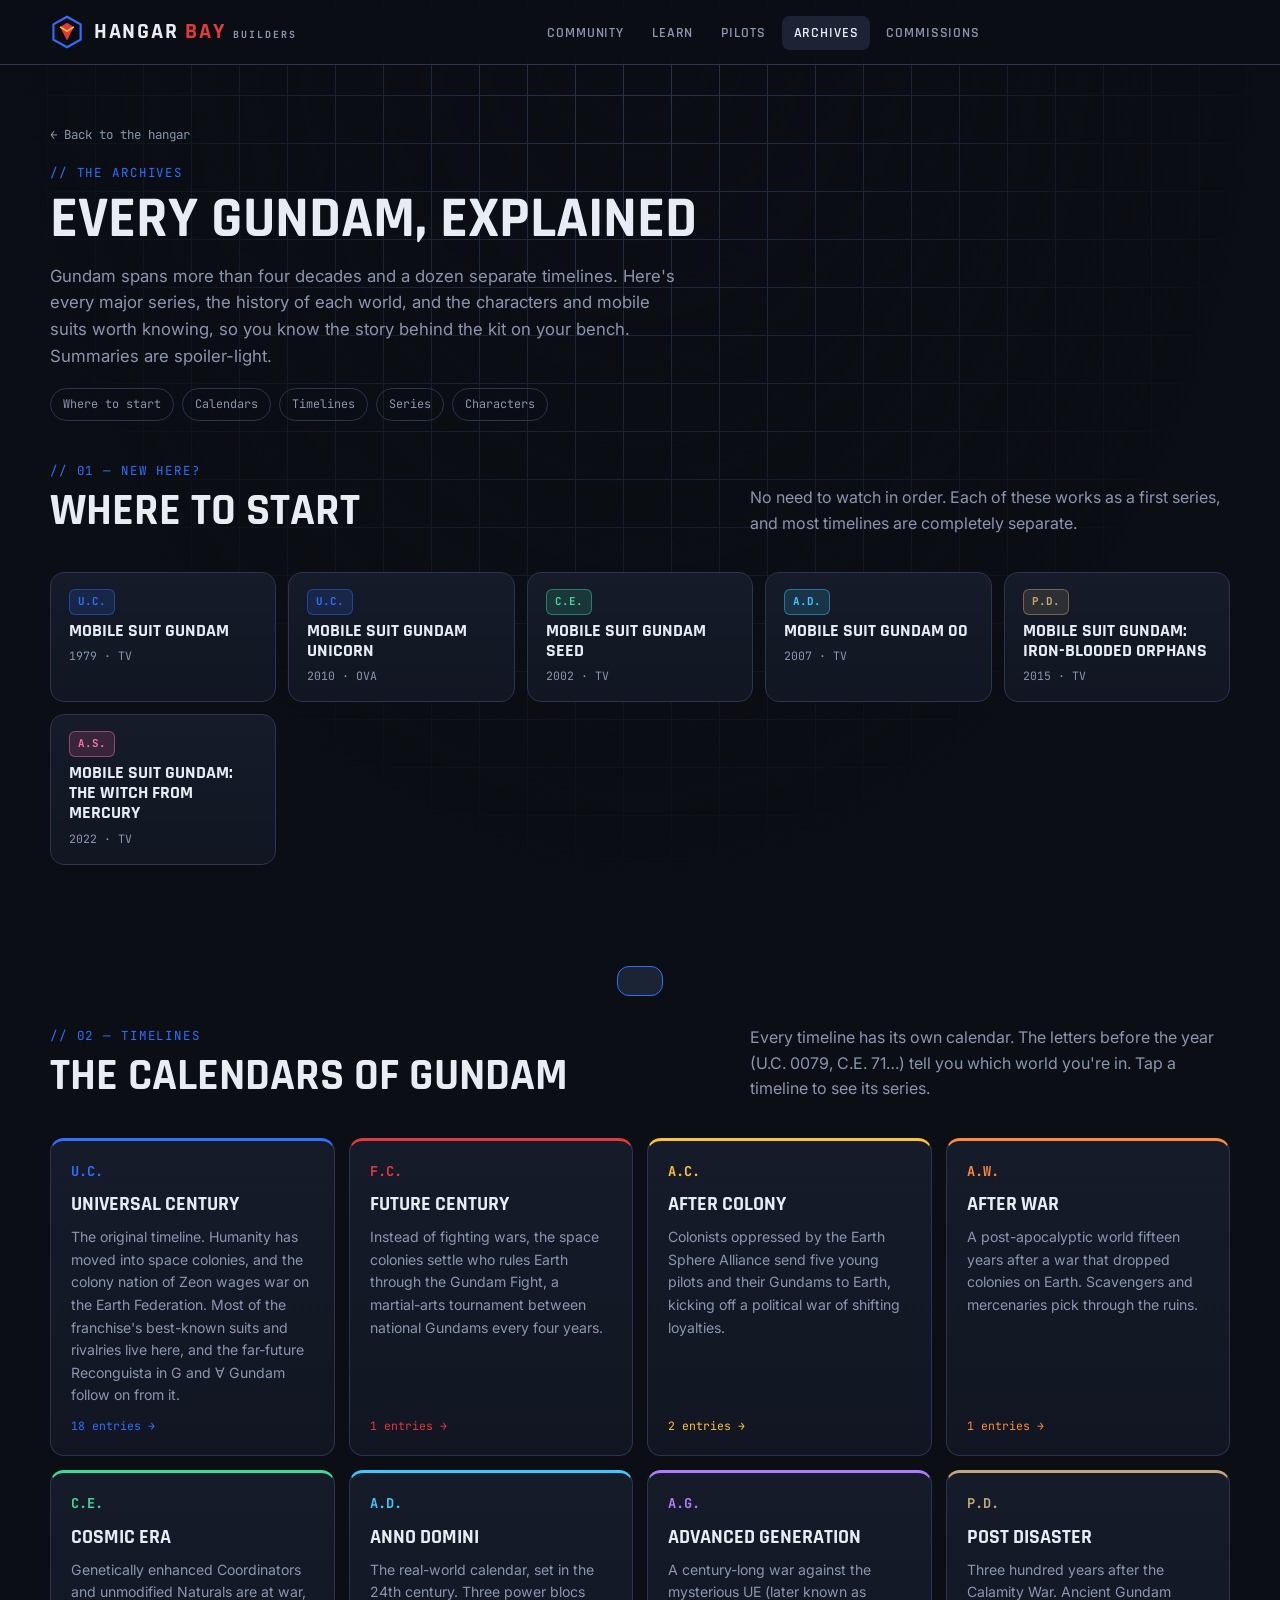
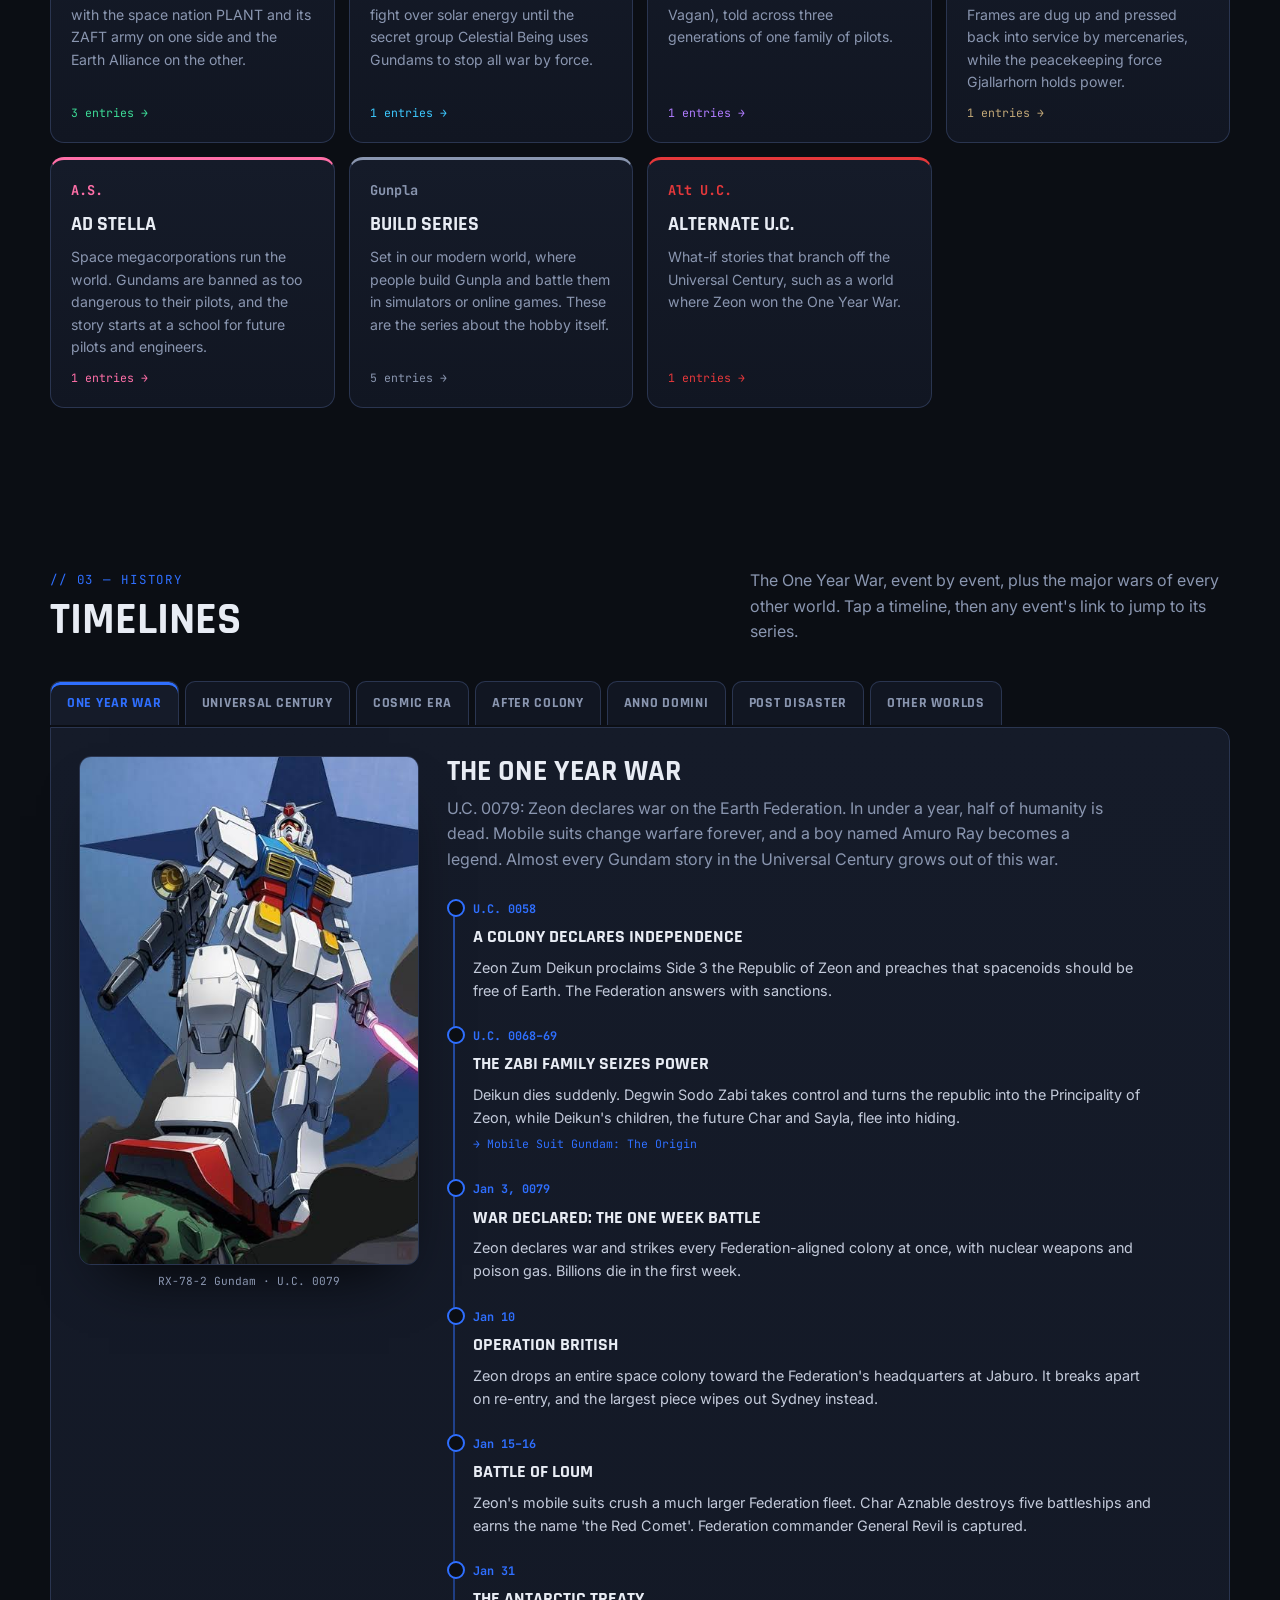
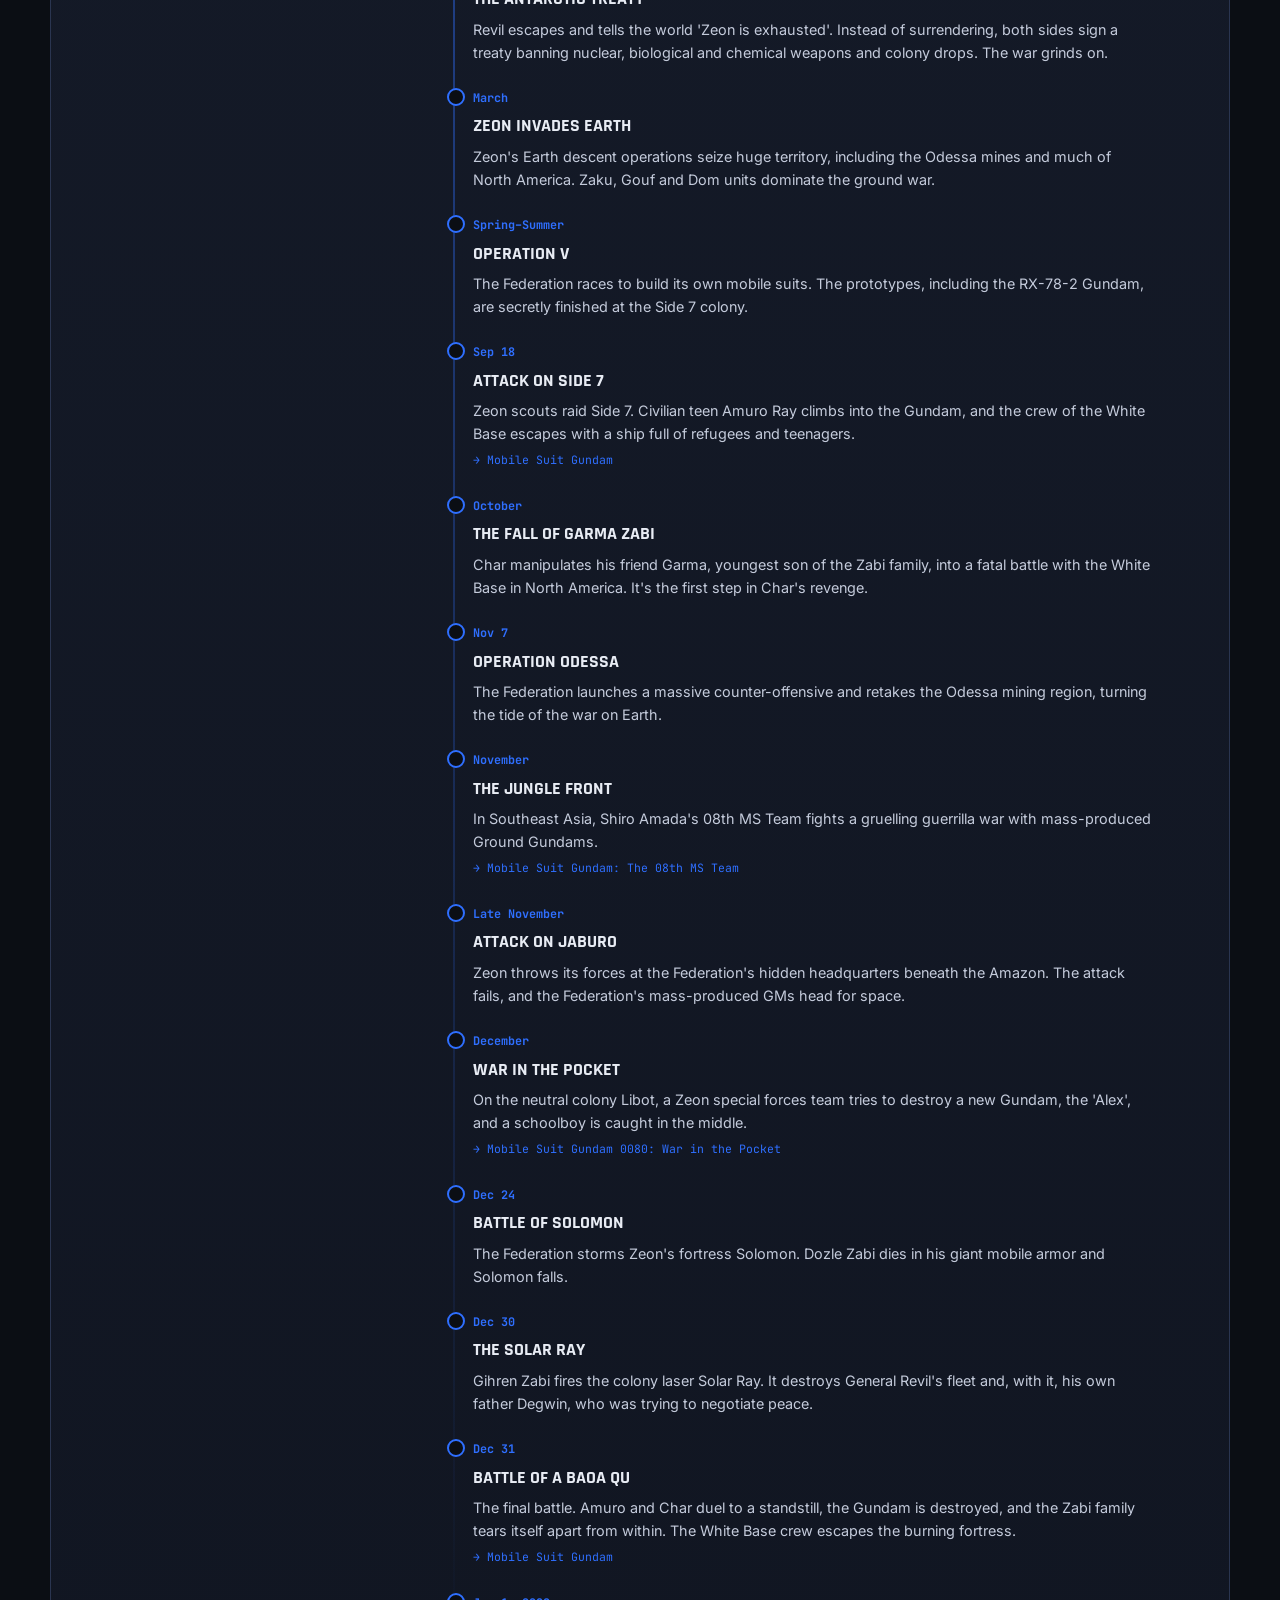
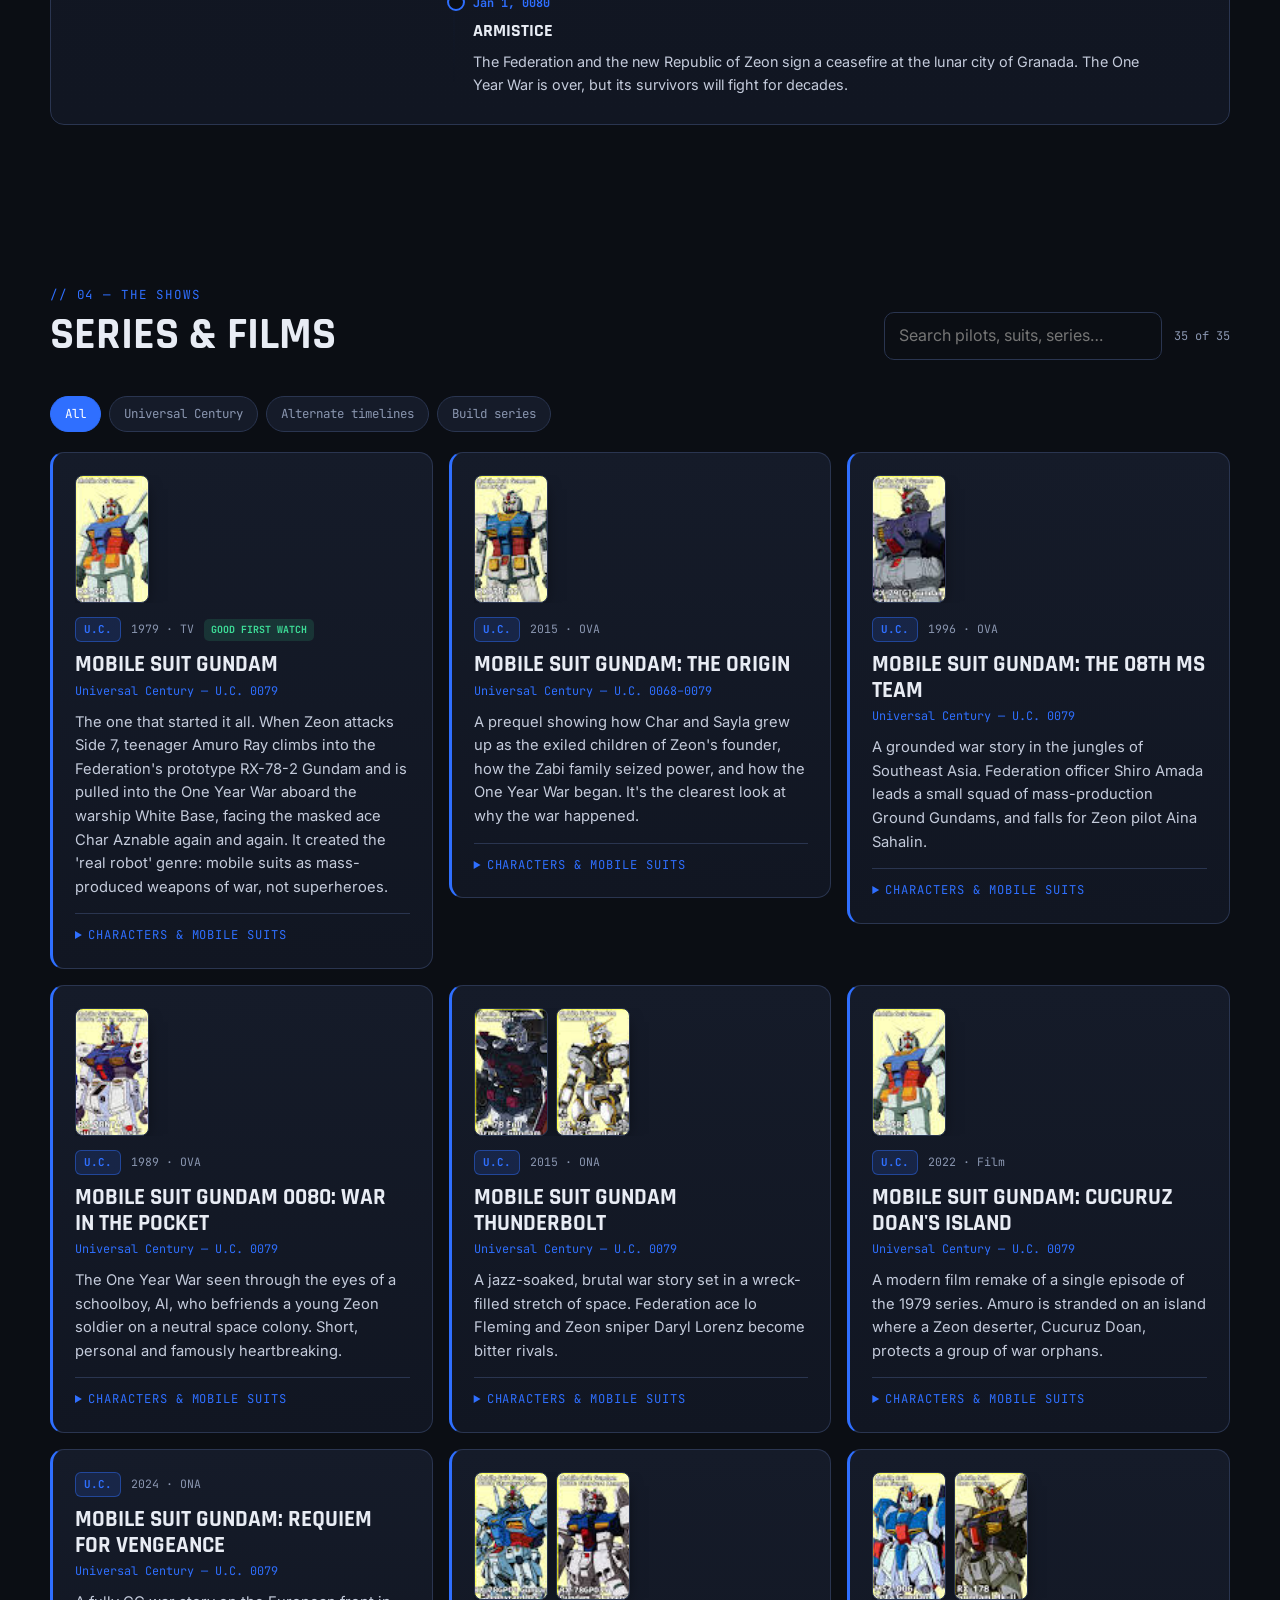
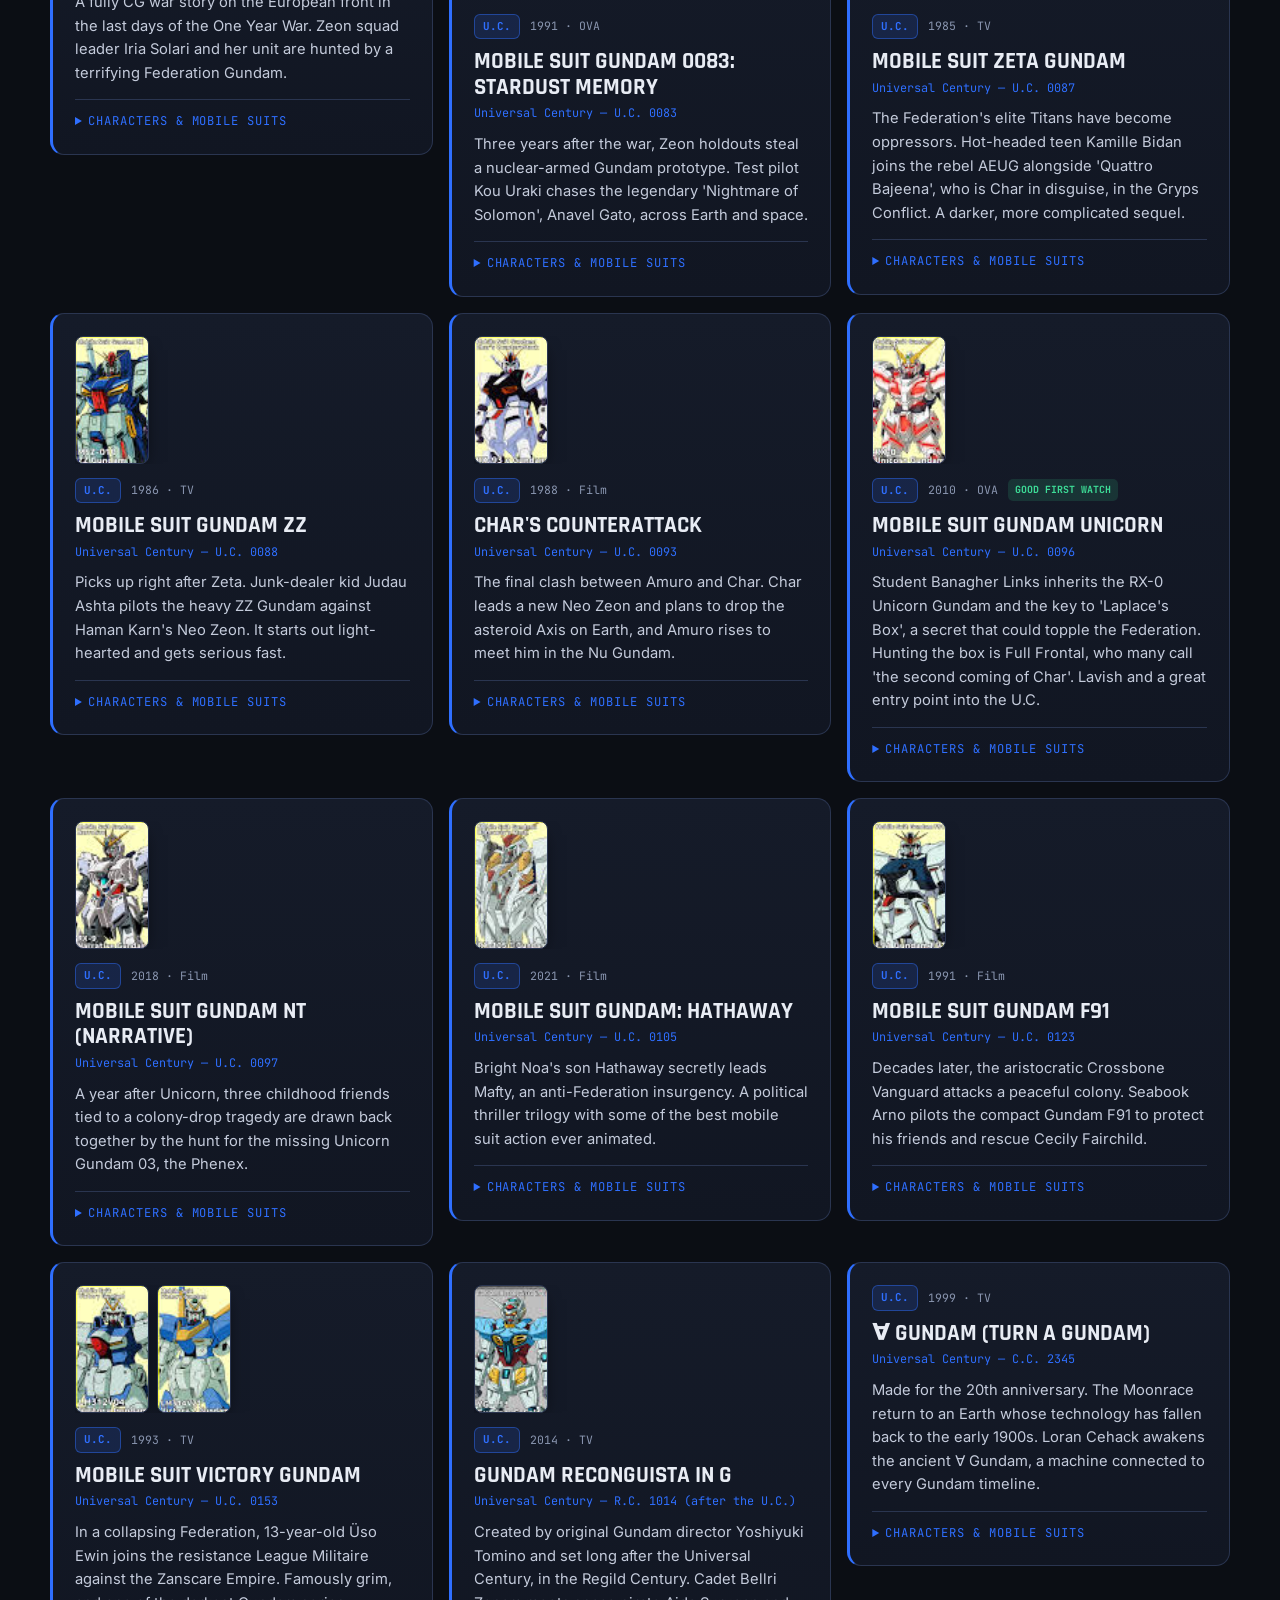
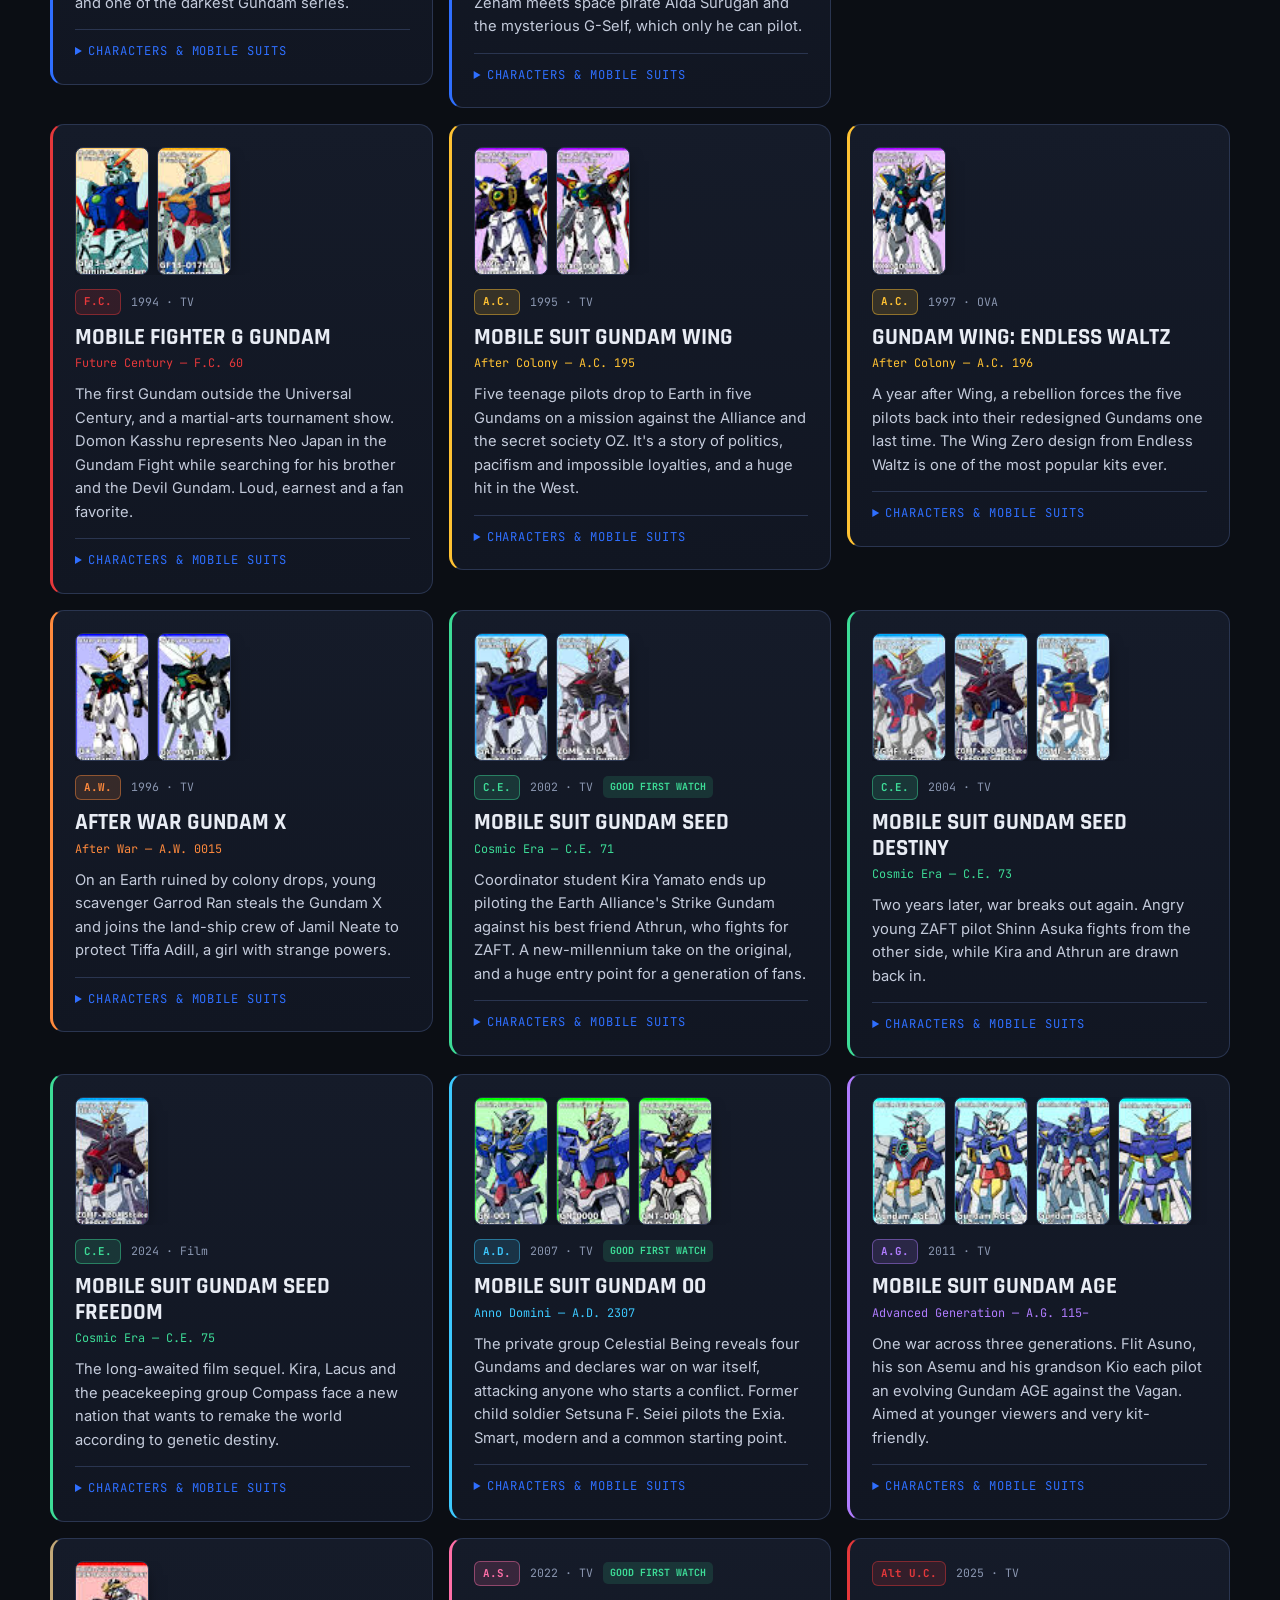
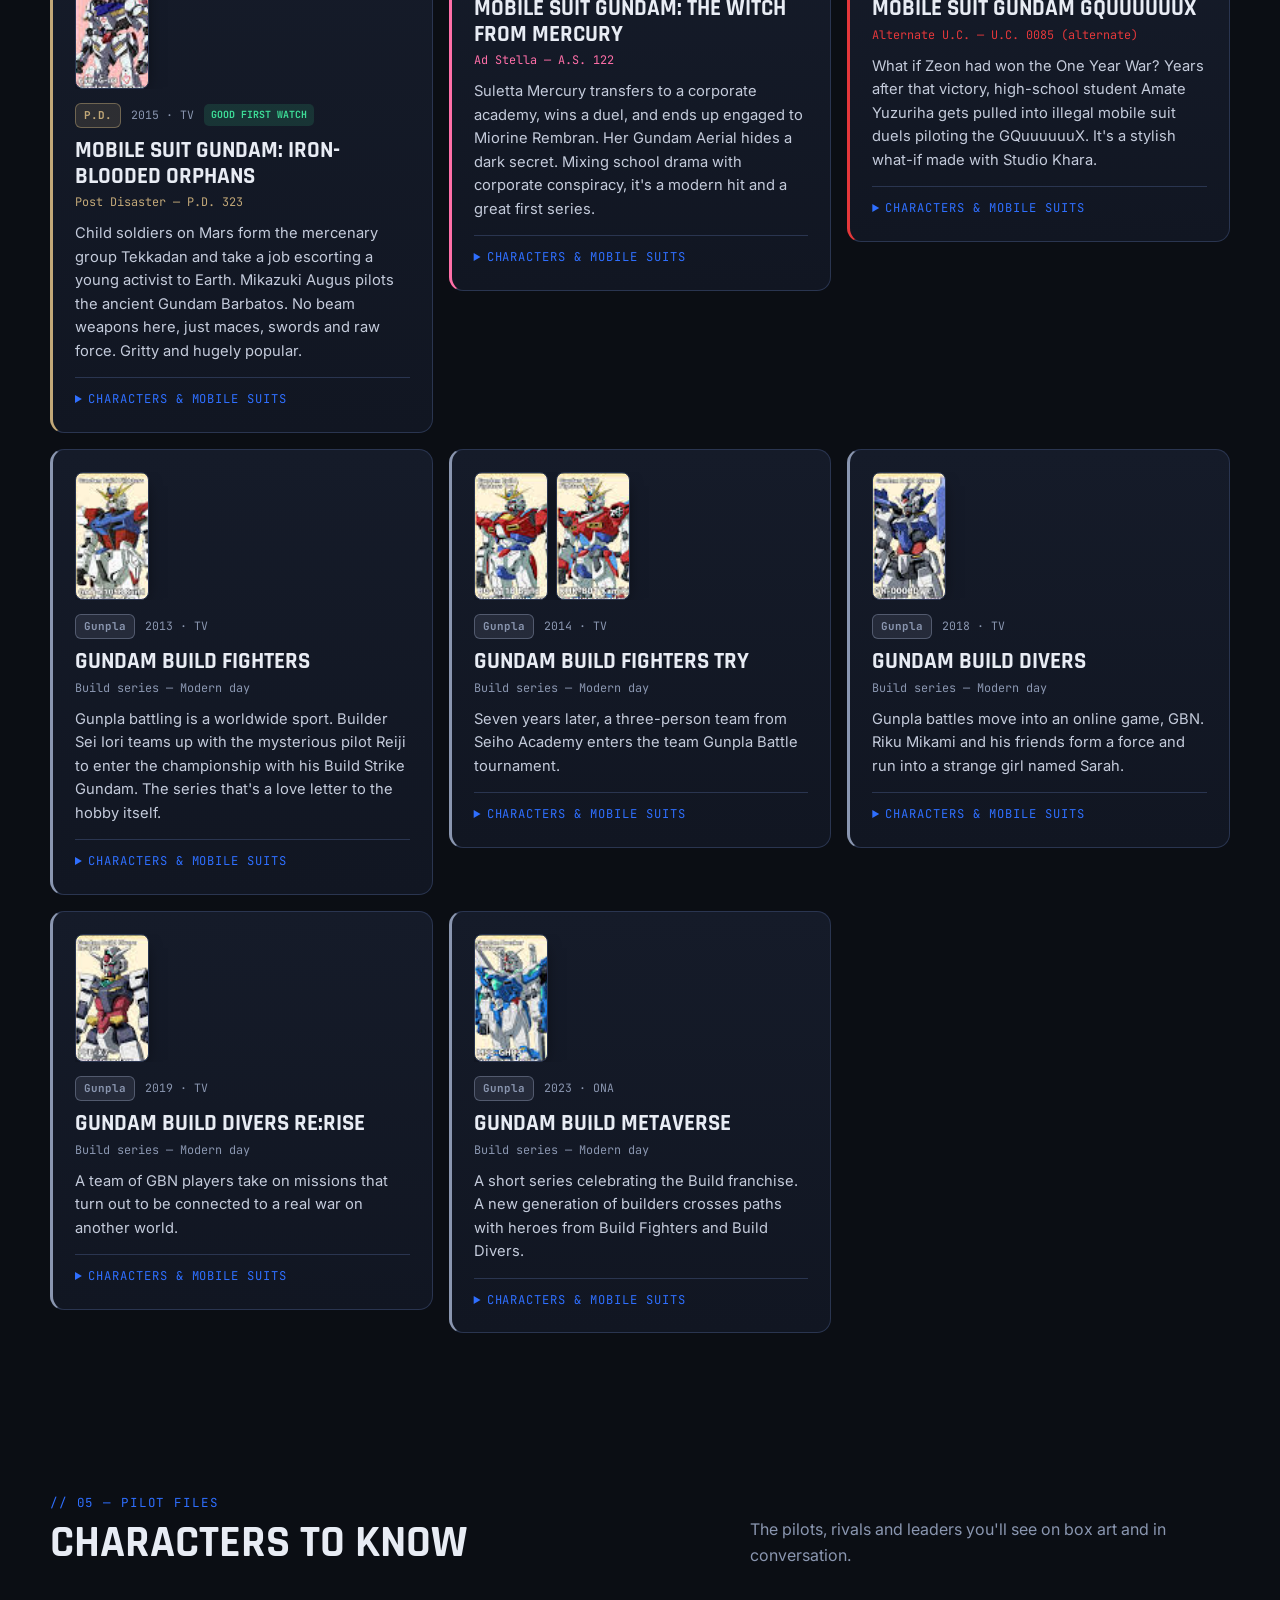
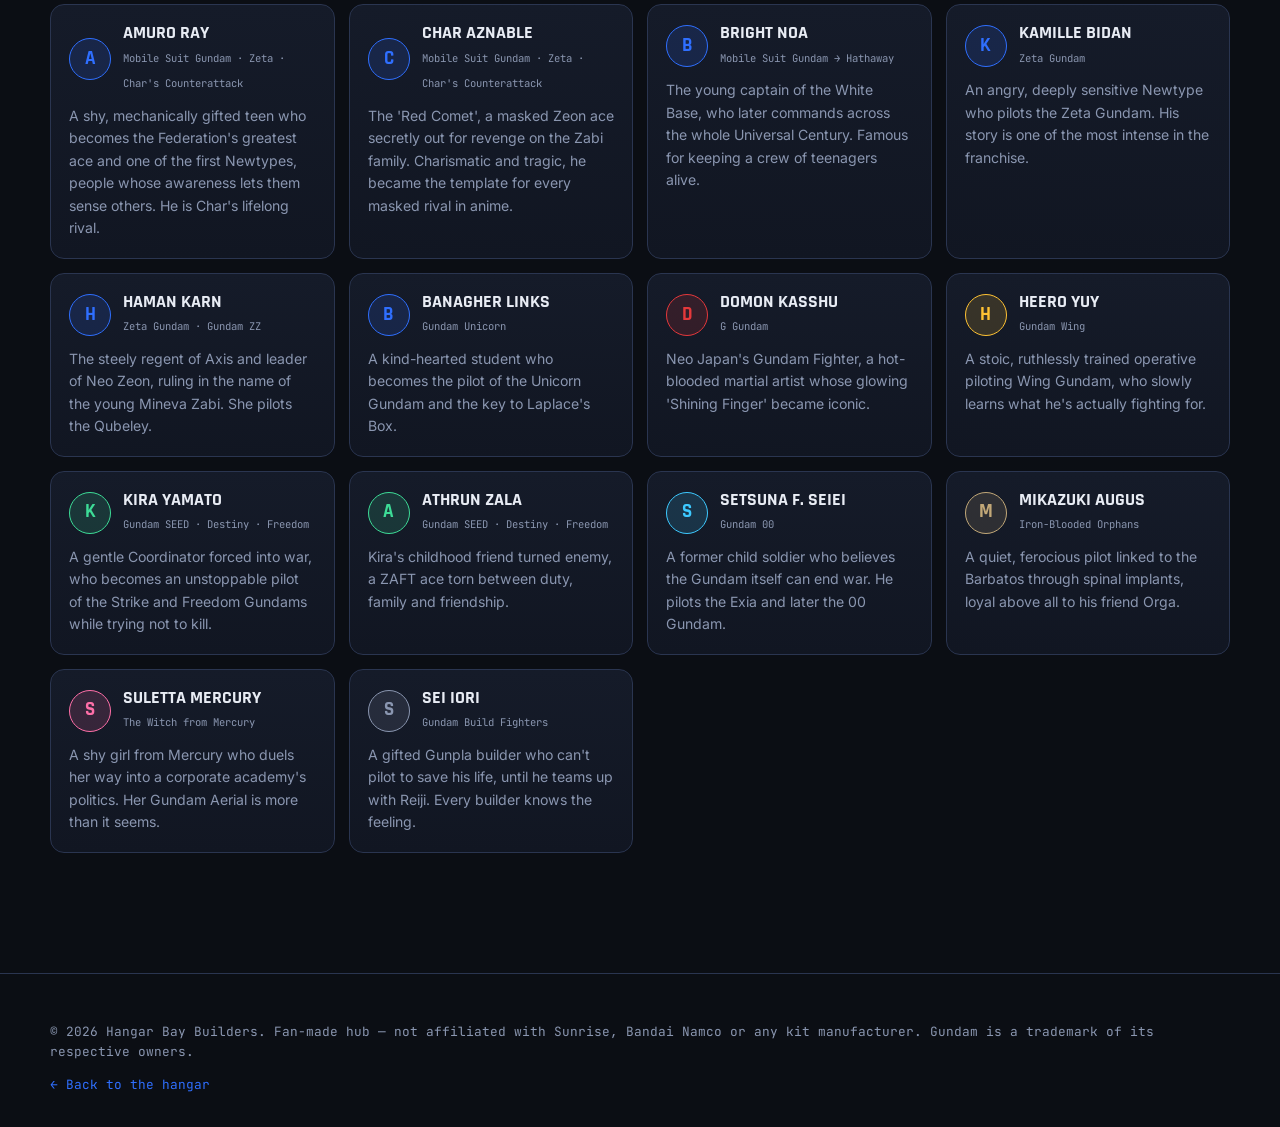
<file: archives.html>
<!doctype html>
<html lang="en">
<head>
  <meta charset="utf-8">
  <meta name="viewport" content="width=device-width, initial-scale=1">
  <title>Archives — Hangar Bay Builders</title>
  <meta name="description" content="Every Gundam series and timeline explained: Universal Century, Cosmic Era, After Colony and more, plus key characters, mobile suits and where to start watching.">
  <link rel="preconnect" href="https://fonts.googleapis.com">
  <link href="https://fonts.googleapis.com/css2?family=Inter:wght@400;500;600&family=JetBrains+Mono:wght@400;700&family=Rajdhani:wght@500;600;700&display=swap" rel="stylesheet">
  <link rel="stylesheet" href="styles.css?v=7">
</head>
<body>

<nav class="nav">
  <div class="wrap">
    <a href="index.html" class="logo">
      <svg class="logo-mark" viewBox="0 0 40 40" aria-hidden="true">
        <path d="M20 2 L36 11 V29 L20 38 L4 29 V11 Z" fill="none" stroke="#2f6fff" stroke-width="2.5"/>
        <path d="M20 9 L28 14 L20 30 L12 14 Z" fill="#e5383b"/>
        <path d="M12 14 L20 19 L28 14" fill="none" stroke="#ffc233" stroke-width="2"/>
      </svg>
      <span>HANGAR&nbsp;<em>BAY</em><small>BUILDERS</small></span>
    </a>
    <ul class="nav-links" id="navLinks">
      <li><a href="index.html#community">Community</a></li>
      <li><a href="index.html#learn">Learn</a></li>
      <li><a href="index.html#creators">Pilots</a></li>
      <li><a href="archives.html" class="active">Archives</a></li>
      <li><a href="commissions.html">Commissions</a></li>
    </ul>
    <div class="nav-cta">
      <button class="menu-btn" id="menuBtn" aria-label="Open menu">☰</button>
    </div>
  </div>
</nav>

<header class="page-head">
  <div class="wrap">
    <a href="index.html" class="back-link">← Back to the hangar</a>
    <div class="eyebrow">// The Archives</div>
    <h1>Every Gundam, explained</h1>
    <p class="lead">Gundam spans more than four decades and a dozen separate timelines. Here's every major series, the history of each world, and the characters and mobile suits worth knowing, so you know the story behind the kit on your bench. Summaries are spoiler-light.</p>
    <nav class="jump-links" aria-label="On this page">
      <a href="#start">Where to start</a><a href="#eras">Calendars</a><a href="#timelines">Timelines</a><a href="#series">Series</a><a href="#characters">Characters</a>
    </nav>
  </div>
</header>

<section class="page-body" id="start">
  <div class="wrap">
    <div class="sec-head">
      <div>
        <div class="eyebrow">// 01 — New here?</div>
        <h2>Where to start</h2>
      </div>
      <p>No need to watch in order. Each of these works as a first series, and most timelines are completely separate.</p>
    </div>
    <div class="start-grid" id="startGrid"></div>
  </div>
</section>

<section id="eras">
  <div class="wrap">
    <div class="sec-head">
      <div>
        <div class="eyebrow">// 02 — Timelines</div>
        <h2>The calendars of Gundam</h2>
      </div>
      <p>Every timeline has its own calendar. The letters before the year (U.C. 0079, C.E. 71…) tell you which world you're in. Tap a timeline to see its series.</p>
    </div>
    <div class="era-grid" id="eraGrid"></div>
  </div>
</section>

<section id="timelines">
  <div class="wrap">
    <div class="sec-head">
      <div>
        <div class="eyebrow">// 03 — History</div>
        <h2>Timelines</h2>
      </div>
      <p>The One Year War, event by event, plus the major wars of every other world. Tap a timeline, then any event's link to jump to its series.</p>
    </div>
    <div class="tl-tabs" id="tlTabs" role="tablist"></div>
    <div class="panel tl-panel" id="tlPanel"></div>
  </div>
</section>

<section id="series">
  <div class="wrap">
    <div class="sec-head">
      <div>
        <div class="eyebrow">// 04 — The shows</div>
        <h2>Series &amp; films</h2>
      </div>
      <div class="series-tools">
        <input id="seriesSearch" type="search" placeholder="Search pilots, suits, series…" aria-label="Search series">
        <span class="muted mono-sm" id="seriesCount"></span>
      </div>
    </div>
    <div class="filters" id="seriesFilters" style="margin-bottom:20px"></div>
    <div class="series-grid" id="seriesGrid"></div>
  </div>
</section>

<section id="characters">
  <div class="wrap">
    <div class="sec-head">
      <div>
        <div class="eyebrow">// 05 — Pilot files</div>
        <h2>Characters to know</h2>
      </div>
      <p>The pilots, rivals and leaders you'll see on box art and in conversation.</p>
    </div>
    <div class="char-grid" id="charGrid"></div>
  </div>
</section>

<footer>
  <div class="wrap">
    <div class="foot-bottom" style="margin-top:0;border-top:0;padding-top:0">
      <span>© 2026 Hangar Bay Builders. Fan-made hub — not affiliated with Sunrise, Bandai Namco or any kit manufacturer. Gundam is a trademark of its respective owners.</span>
      <a href="index.html" style="color:var(--blue)">← Back to the hangar</a>
    </div>
  </div>
</footer>

<div class="toast" id="toast"></div>
<script src="app.js?v=5"></script>
<script src="lore.js?v=6"></script>
<script src="timeline.js?v=6"></script>
</body>
</html>
</file>
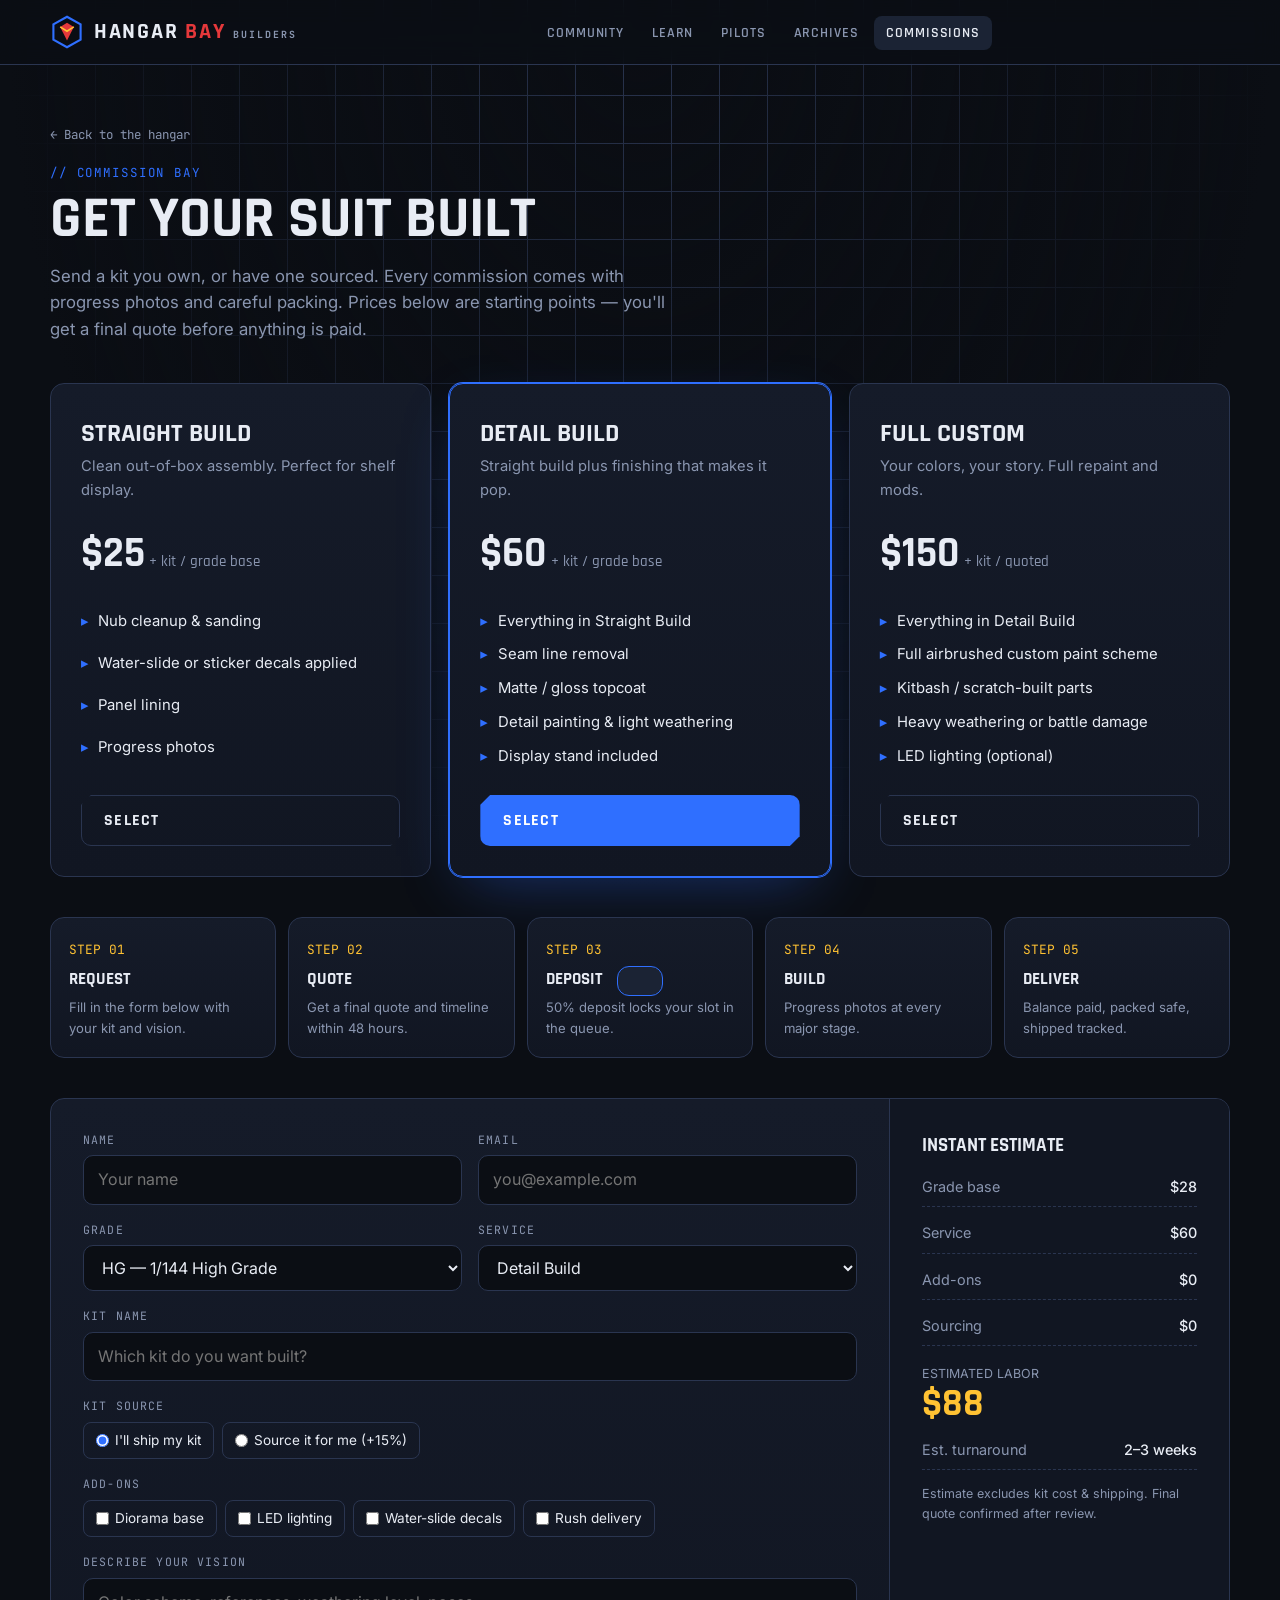
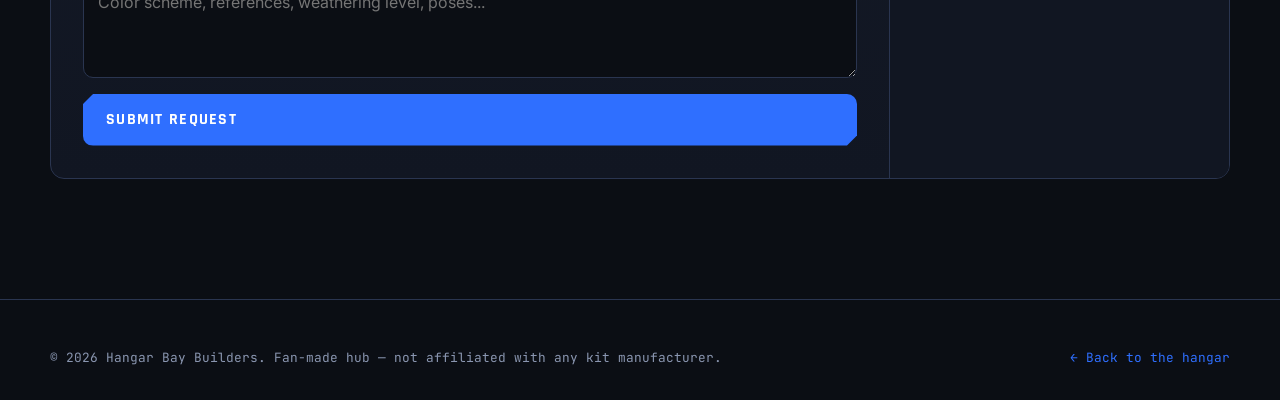
<file: commissions.html>
<!doctype html>
<html lang="en">
<head>
  <meta charset="utf-8">
  <meta name="viewport" content="width=device-width, initial-scale=1">
  <title>Commissions — Hangar Bay Builders</title>
  <meta name="description" content="Get a mobile suit model kit built for you. Straight builds, detail builds and full customs, with an instant estimate.">
  <link rel="preconnect" href="https://fonts.googleapis.com">
  <link href="https://fonts.googleapis.com/css2?family=Inter:wght@400;500;600&family=JetBrains+Mono:wght@400;700&family=Rajdhani:wght@500;600;700&display=swap" rel="stylesheet">
  <link rel="stylesheet" href="styles.css?v=7">
</head>
<body>

<nav class="nav">
  <div class="wrap">
    <a href="index.html" class="logo">
      <svg class="logo-mark" viewBox="0 0 40 40" aria-hidden="true">
        <path d="M20 2 L36 11 V29 L20 38 L4 29 V11 Z" fill="none" stroke="#2f6fff" stroke-width="2.5"/>
        <path d="M20 9 L28 14 L20 30 L12 14 Z" fill="#e5383b"/>
        <path d="M12 14 L20 19 L28 14" fill="none" stroke="#ffc233" stroke-width="2"/>
      </svg>
      <span>HANGAR&nbsp;<em>BAY</em><small>BUILDERS</small></span>
    </a>
    <ul class="nav-links" id="navLinks">
      <li><a href="index.html#community">Community</a></li>
      <li><a href="index.html#learn">Learn</a></li>
      <li><a href="index.html#creators">Pilots</a></li>
      <li><a href="archives.html">Archives</a></li>
      <li><a href="commissions.html" class="active">Commissions</a></li>
    </ul>
    <div class="nav-cta">
      <button class="menu-btn" id="menuBtn" aria-label="Open menu">☰</button>
    </div>
  </div>
</nav>

<header class="page-head">
  <div class="wrap">
    <a href="index.html" class="back-link">← Back to the hangar</a>
    <div class="eyebrow">// Commission Bay</div>
    <h1>Get your suit built</h1>
    <p class="lead">Send a kit you own, or have one sourced. Every commission comes with progress photos and careful packing. Prices below are starting points — you'll get a final quote before anything is paid.</p>
  </div>
</header>

<section class="page-body">
  <div class="wrap">
    <div class="tiers">
      <div class="panel tier">
        <h3>Straight Build</h3>
        <p class="desc">Clean out-of-box assembly. Perfect for shelf display.</p>
        <div class="price">$25<small> + kit / grade base</small></div>
        <ul>
          <li>Nub cleanup &amp; sanding</li>
          <li>Water-slide or sticker decals applied</li>
          <li>Panel lining</li>
          <li>Progress photos</li>
        </ul>
        <a href="#quote" class="btn btn-ghost" data-tier="straight">Select</a>
      </div>
      <div class="panel tier featured">
        <h3>Detail Build</h3>
        <p class="desc">Straight build plus finishing that makes it pop.</p>
        <div class="price">$60<small> + kit / grade base</small></div>
        <ul>
          <li>Everything in Straight Build</li>
          <li>Seam line removal</li>
          <li>Matte / gloss topcoat</li>
          <li>Detail painting &amp; light weathering</li>
          <li>Display stand included</li>
        </ul>
        <a href="#quote" class="btn btn-primary" data-tier="detail">Select</a>
      </div>
      <div class="panel tier">
        <h3>Full Custom</h3>
        <p class="desc">Your colors, your story. Full repaint and mods.</p>
        <div class="price">$150<small> + kit / quoted</small></div>
        <ul>
          <li>Everything in Detail Build</li>
          <li>Full airbrushed custom paint scheme</li>
          <li>Kitbash / scratch-built parts</li>
          <li>Heavy weathering or battle damage</li>
          <li>LED lighting (optional)</li>
        </ul>
        <a href="#quote" class="btn btn-ghost" data-tier="custom">Select</a>
      </div>
    </div>

    <div class="process">
      <div class="panel step"><span class="n">STEP 01</span><h5>Request</h5><p>Fill in the form below with your kit and vision.</p></div>
      <div class="panel step"><span class="n">STEP 02</span><h5>Quote</h5><p>Get a final quote and timeline within 48 hours.</p></div>
      <div class="panel step"><span class="n">STEP 03</span><h5>Deposit</h5><p>50% deposit locks your slot in the queue.</p></div>
      <div class="panel step"><span class="n">STEP 04</span><h5>Build</h5><p>Progress photos at every major stage.</p></div>
      <div class="panel step"><span class="n">STEP 05</span><h5>Deliver</h5><p>Balance paid, packed safe, shipped tracked.</p></div>
    </div>

    <div class="panel quote" id="quote">
      <form id="quoteForm">
        <div class="field">
          <label for="qName">Name</label>
          <input id="qName" required placeholder="Your name" autocomplete="name">
        </div>
        <div class="field">
          <label for="qEmail">Email</label>
          <input id="qEmail" type="email" required placeholder="you@example.com" autocomplete="email">
        </div>
        <div class="field">
          <label for="qGrade">Grade</label>
          <select id="qGrade">
            <option value="SD">SD — Super Deformed</option>
            <option value="HG" selected>HG — 1/144 High Grade</option>
            <option value="RG">RG — 1/144 Real Grade</option>
            <option value="MG">MG — 1/100 Master Grade</option>
            <option value="PG">PG — 1/60 Perfect Grade</option>
          </select>
        </div>
        <div class="field">
          <label for="qTier">Service</label>
          <select id="qTier">
            <option value="straight">Straight Build</option>
            <option value="detail" selected>Detail Build</option>
            <option value="custom">Full Custom</option>
          </select>
        </div>
        <div class="field full">
          <label for="qKit">Kit name</label>
          <input id="qKit" placeholder="Which kit do you want built?">
        </div>
        <div class="field full">
          <label>Kit source</label>
          <div class="checks">
            <label><input type="radio" name="src" value="own" checked> I'll ship my kit</label>
            <label><input type="radio" name="src" value="source"> Source it for me (+15%)</label>
          </div>
        </div>
        <div class="field full">
          <label>Add-ons</label>
          <div class="checks" id="addons">
            <label><input type="checkbox" value="25" data-name="Custom base / diorama"> Diorama base</label>
            <label><input type="checkbox" value="40" data-name="LED lighting"> LED lighting</label>
            <label><input type="checkbox" value="20" data-name="Water-slide decal set"> Water-slide decals</label>
            <label><input type="checkbox" value="30" data-name="Rush (2 weeks)"> Rush delivery</label>
          </div>
        </div>
        <div class="field full">
          <label for="qNotes">Describe your vision</label>
          <textarea id="qNotes" placeholder="Color scheme, references, weathering level, poses..."></textarea>
        </div>
        <input type="text" name="_gotcha" class="hp" tabindex="-1" autocomplete="off" aria-hidden="true">
        <div class="field full">
          <button class="btn btn-primary" type="submit">Submit Request</button>
          <p class="form-status" role="status" aria-live="polite"></p>
        </div>
      </form>
      <aside class="estimate">
        <h4>Instant Estimate</h4>
        <div class="est-row"><span>Grade base</span><b id="eGrade">$0</b></div>
        <div class="est-row"><span>Service</span><b id="eTier">$0</b></div>
        <div class="est-row"><span>Add-ons</span><b id="eAdd">$0</b></div>
        <div class="est-row"><span>Sourcing</span><b id="eSrc">$0</b></div>
        <div>
          <small class="est-note">ESTIMATED LABOR</small>
          <div class="est-total" id="eTotal">$0</div>
        </div>
        <div class="est-row"><span>Est. turnaround</span><b id="eTime">—</b></div>
        <p class="est-note">Estimate excludes kit cost &amp; shipping. Final quote confirmed after review.</p>
      </aside>
    </div>
  </div>
</section>

<footer>
  <div class="wrap">
    <div class="foot-bottom" style="margin-top:0;border-top:0;padding-top:0">
      <span>© 2026 Hangar Bay Builders. Fan-made hub — not affiliated with any kit manufacturer.</span>
      <a href="index.html" style="color:var(--blue)">← Back to the hangar</a>
    </div>
  </div>
</footer>

<div class="toast" id="toast"></div>
<script src="app.js?v=5"></script>
</body>
</html>
</file>
<file: styles.css>
:root {
  --bg: #0b0e14;
  --bg-2: #111622;
  --panel: #151b29;
  --panel-2: #1b2334;
  --line: #2a3550;
  --text: #e8ecf4;
  --muted: #8a96b0;
  --blue: #2f6fff;
  --blue-soft: #2f6fff22;
  --red: #e5383b;
  --yellow: #ffc233;
  --white: #f4f6fb;
  --green: #3ddc97;
  --radius: 14px;
  --mono: "JetBrains Mono", ui-monospace, Consolas, monospace;
  --sans: "Rajdhani", "Segoe UI", system-ui, sans-serif;
  --body: "Inter", "Segoe UI", system-ui, sans-serif;
}

* { box-sizing: border-box; margin: 0; padding: 0; }
html { scroll-behavior: smooth; }
body {
  background: var(--bg);
  color: var(--text);
  font-family: var(--body);
  line-height: 1.6;
  overflow-x: hidden;
  background-image:
    linear-gradient(var(--line) 1px, transparent 1px),
    linear-gradient(90deg, var(--line) 1px, transparent 1px);
  background-size: 48px 48px;
  background-attachment: fixed;
  background-position: -1px -1px;
}
body::before {
  content: "";
  position: fixed; inset: 0;
  background: radial-gradient(ellipse at top, transparent 0%, var(--bg) 70%);
  pointer-events: none;
  z-index: -1;
}
a { color: inherit; text-decoration: none; }
img, svg { display: block; max-width: 100%; }
button, input, select, textarea { font: inherit; color: inherit; }

.wrap { width: min(1180px, 100% - 32px); margin-inline: auto; }

/* ---------- NAV ---------- */
.nav {
  position: sticky; top: 0; z-index: 50;
  backdrop-filter: blur(12px);
  background: #0b0e14cc;
  border-bottom: 1px solid var(--line);
}
.nav .wrap { display: flex; align-items: center; justify-content: space-between; height: 64px; gap: 16px; }
.logo { display: flex; align-items: center; gap: 10px; font-family: var(--sans); font-weight: 700; font-size: 1.35rem; letter-spacing: .08em; }
.logo-mark { width: 34px; height: 34px; }
.logo span em { font-style: normal; color: var(--red); }
.nav-links { display: flex; gap: 4px; list-style: none; }
.nav-links a {
  font-family: var(--sans); font-weight: 600; letter-spacing: .06em; text-transform: uppercase;
  font-size: .9rem; padding: 8px 12px; border-radius: 8px; color: var(--muted); transition: .2s;
}
.nav-links a:hover, .nav-links a.active { color: var(--text); background: var(--panel-2); }
.nav-cta { display: flex; gap: 8px; align-items: center; }
.menu-btn { display: none; background: none; border: 1px solid var(--line); border-radius: 8px; padding: 6px 10px; cursor: pointer; }

/* ---------- BUTTONS ---------- */
.btn {
  display: inline-flex; align-items: center; gap: 8px;
  font-family: var(--sans); font-weight: 700; letter-spacing: .08em; text-transform: uppercase;
  padding: 12px 22px; border-radius: 10px; border: 1px solid transparent; cursor: pointer;
  transition: transform .15s, background .2s, border-color .2s;
  clip-path: polygon(10px 0, 100% 0, 100% calc(100% - 10px), calc(100% - 10px) 100%, 0 100%, 0 10px);
}
.btn:hover { transform: translateY(-2px); }
.btn-primary { background: var(--blue); color: #fff; }
.btn-primary:hover { background: #4a82ff; }
.btn-red { background: var(--red); color: #fff; }
.btn-ghost { background: transparent; border-color: var(--line); color: var(--text); }
.btn-ghost:hover { border-color: var(--blue); }
.btn-sm { padding: 8px 14px; font-size: .85rem; }

/* ---------- HERO ---------- */
.hero { padding: 80px 0 60px; position: relative; }
.hero .wrap { display: grid; grid-template-columns: 1.1fr .9fr; gap: 48px; align-items: center; }
.tag {
  display: inline-flex; align-items: center; gap: 8px;
  font-family: var(--mono); font-size: .78rem; color: var(--yellow);
  border: 1px solid #ffc23355; background: #ffc23312; padding: 6px 12px; border-radius: 999px;
}
.tag .dot { width: 7px; height: 7px; border-radius: 50%; background: var(--green); box-shadow: 0 0 10px var(--green); }
.hero h1 {
  font-family: var(--sans); font-weight: 700; font-size: clamp(2.6rem, 6vw, 4.6rem);
  line-height: 1; letter-spacing: .01em; margin: 20px 0;
  text-transform: uppercase;
}
.hero h1 .hl { color: transparent; -webkit-text-stroke: 2px var(--white); }
.hero h1 .blue { color: var(--blue); }
.hero p.lead { color: var(--muted); font-size: 1.1rem; max-width: 540px; }
.hero-actions { display: flex; flex-wrap: wrap; gap: 12px; margin-top: 28px; }
.stats { display: flex; gap: 32px; margin-top: 40px; flex-wrap: wrap; }
.stat b { font-family: var(--sans); font-size: 2rem; display: block; line-height: 1; }
.stat span { font-family: var(--mono); font-size: .75rem; color: var(--muted); text-transform: uppercase; }

.hero-visual { position: relative; aspect-ratio: 1; }
.hero-visual svg { width: 100%; height: 100%; }
.hud-corner { position: absolute; width: 28px; height: 28px; border: 2px solid var(--blue); }
.hud-corner.tl { top: 0; left: 0; border-right: 0; border-bottom: 0; }
.hud-corner.tr { top: 0; right: 0; border-left: 0; border-bottom: 0; }
.hud-corner.bl { bottom: 0; left: 0; border-right: 0; border-top: 0; }
.hud-corner.br { bottom: 0; right: 0; border-left: 0; border-top: 0; }
.hud-label { position: absolute; font-family: var(--mono); font-size: .7rem; color: var(--blue); letter-spacing: .1em; }
.scan {
  position: absolute; left: 0; right: 0; height: 2px; background: linear-gradient(90deg, transparent, var(--blue), transparent);
  animation: scan 4s ease-in-out infinite; opacity: .7;
}
@keyframes scan { 0%,100% { top: 8%; } 50% { top: 92%; } }

/* ---------- SECTIONS ---------- */
section { padding: 80px 0; }
.sec-head { display: flex; justify-content: space-between; align-items: end; gap: 24px; margin-bottom: 36px; flex-wrap: wrap; }
.eyebrow { font-family: var(--mono); font-size: .78rem; color: var(--blue); letter-spacing: .15em; text-transform: uppercase; }
.sec-head h2 { font-family: var(--sans); font-size: clamp(2rem, 4vw, 2.8rem); text-transform: uppercase; line-height: 1.1; margin-top: 6px; }
.sec-head p { color: var(--muted); max-width: 480px; }

.panel {
  background: linear-gradient(180deg, var(--panel), var(--bg-2));
  border: 1px solid var(--line); border-radius: var(--radius);
  position: relative;
}

/* ---------- HUB CARDS ---------- */
.hub-grid { display: grid; grid-template-columns: repeat(4, 1fr); gap: 16px; }
.hub-card { padding: 24px; transition: .25s; cursor: pointer; overflow: hidden; }
.hub-card:hover { border-color: var(--blue); transform: translateY(-4px); }
.hub-card .icon {
  width: 46px; height: 46px; border-radius: 10px; display: grid; place-items: center;
  background: var(--blue-soft); color: var(--blue); margin-bottom: 16px; font-size: 1.4rem;
}
.hub-card h3 { font-family: var(--sans); font-size: 1.3rem; text-transform: uppercase; }
.hub-card p { color: var(--muted); font-size: .92rem; margin-top: 6px; }
.hub-card .count { font-family: var(--mono); font-size: .75rem; color: var(--yellow); margin-top: 14px; display: block; }

/* ---------- GALLERY ---------- */
.filters { display: flex; gap: 8px; flex-wrap: wrap; }
.chip {
  font-family: var(--mono); font-size: .78rem; padding: 7px 14px; border-radius: 999px;
  border: 1px solid var(--line); background: var(--panel); cursor: pointer; color: var(--muted); transition: .2s;
}
.chip:hover { color: var(--text); }
.chip.on { background: var(--blue); border-color: var(--blue); color: #fff; }
.gallery { display: grid; grid-template-columns: repeat(auto-fill, minmax(260px, 1fr)); gap: 18px; }
.build { overflow: hidden; transition: .25s; }
.build:hover { border-color: var(--blue); }
.build .thumb { aspect-ratio: 4/3; position: relative; overflow: hidden; border-bottom: 1px solid var(--line); }
.build .thumb svg { width: 100%; height: 100%; transition: transform .4s; }
.build:hover .thumb svg { transform: scale(1.06); }
.grade-badge {
  position: absolute; top: 12px; left: 12px; font-family: var(--mono); font-weight: 700; font-size: .72rem;
  padding: 4px 9px; border-radius: 6px; background: #000a; border: 1px solid var(--line);
}
.status-badge { position: absolute; top: 12px; right: 12px; font-family: var(--mono); font-size: .7rem; padding: 4px 9px; border-radius: 6px; }
.status-badge.sale { background: var(--green); color: #032; font-weight: 700; }
.status-badge.comm { background: var(--yellow); color: #320; font-weight: 700; }
.build .info { padding: 16px; }
.build h4 { font-family: var(--sans); font-size: 1.2rem; text-transform: uppercase; }
.build .meta { display: flex; justify-content: space-between; align-items: center; margin-top: 8px; font-size: .85rem; color: var(--muted); }
.build .tags { display: flex; gap: 6px; flex-wrap: wrap; margin-top: 10px; }
.build .tags span { font-family: var(--mono); font-size: .68rem; padding: 3px 8px; border-radius: 5px; background: var(--panel-2); color: var(--muted); }
.like { background: none; border: none; cursor: pointer; color: var(--muted); display: flex; align-items: center; gap: 5px; font-family: var(--mono); font-size: .8rem; }
.like.on { color: var(--red); }

/* ---------- COMMISSIONS ---------- */
.tiers { display: grid; grid-template-columns: repeat(3, 1fr); gap: 18px; }
.tier { padding: 30px; display: flex; flex-direction: column; }
.tier.featured { border-color: var(--blue); box-shadow: 0 0 0 1px var(--blue), 0 20px 60px -20px #2f6fff66; }
.tier .ribbon {
  position: absolute; top: -12px; right: 20px; background: var(--blue); color: #fff;
  font-family: var(--mono); font-size: .7rem; padding: 4px 10px; border-radius: 6px; letter-spacing: .1em;
}
.tier h3 { font-family: var(--sans); font-size: 1.6rem; text-transform: uppercase; }
.tier .desc { color: var(--muted); font-size: .92rem; min-height: 48px; }
.tier .price { font-family: var(--sans); font-size: 2.6rem; font-weight: 700; margin: 18px 0 4px; }
.tier .price small { font-size: .95rem; color: var(--muted); font-weight: 500; }
.tier ul { list-style: none; margin: 18px 0 26px; display: grid; gap: 10px; flex: 1; }
.tier li { display: flex; gap: 10px; font-size: .93rem; }
.tier li::before { content: "▸"; color: var(--blue); }

.process { display: grid; grid-template-columns: repeat(5, 1fr); gap: 12px; margin-top: 40px; }
.step { padding: 18px; text-align: left; }
.step .n { font-family: var(--mono); color: var(--yellow); font-size: .8rem; }
.step h5 { font-family: var(--sans); font-size: 1.05rem; text-transform: uppercase; margin-top: 4px; }
.step p { font-size: .82rem; color: var(--muted); margin-top: 4px; }

.quote { display: grid; grid-template-columns: 1fr 340px; gap: 0; margin-top: 40px; overflow: hidden; }
.quote form { padding: 32px; display: grid; grid-template-columns: 1fr 1fr; gap: 16px; }
.field { display: grid; gap: 6px; }
.field.full { grid-column: 1 / -1; }
.field label { font-family: var(--mono); font-size: .72rem; color: var(--muted); text-transform: uppercase; letter-spacing: .1em; }
.field input, .field select, .field textarea {
  background: var(--bg); border: 1px solid var(--line); border-radius: 10px; padding: 11px 14px; outline: none; transition: border-color .2s;
}
.field input:focus, .field select:focus, .field textarea:focus { border-color: var(--blue); }
.field textarea { min-height: 100px; resize: vertical; }
.checks { display: flex; flex-wrap: wrap; gap: 8px; }
.checks label {
  font-family: var(--body); text-transform: none; letter-spacing: 0; font-size: .85rem; color: var(--text);
  display: flex; align-items: center; gap: 6px; padding: 7px 12px; border: 1px solid var(--line); border-radius: 8px; cursor: pointer;
}
.checks input { accent-color: var(--blue); }
.estimate { background: var(--bg-2); border-left: 1px solid var(--line); padding: 32px; display: flex; flex-direction: column; gap: 14px; }
.estimate h4 { font-family: var(--sans); text-transform: uppercase; font-size: 1.2rem; }
.est-row { display: flex; justify-content: space-between; font-size: .9rem; color: var(--muted); border-bottom: 1px dashed var(--line); padding-bottom: 8px; }
.est-row b { color: var(--text); font-weight: 500; }
.est-total { font-family: var(--sans); font-size: 2.4rem; font-weight: 700; color: var(--yellow); line-height: 1; }
.est-note { font-size: .78rem; color: var(--muted); }

.queue { margin-top: 24px; padding: 22px 26px; display: flex; align-items: center; gap: 24px; flex-wrap: wrap; }
.queue-bar { flex: 1; min-width: 200px; height: 10px; background: var(--bg); border-radius: 999px; overflow: hidden; border: 1px solid var(--line); }
.queue-bar i { display: block; height: 100%; width: 60%; background: linear-gradient(90deg, var(--blue), var(--yellow)); }

/* ---------- SHOP ---------- */
.shop-grid { display: grid; grid-template-columns: repeat(auto-fill, minmax(240px, 1fr)); gap: 18px; }
.product .thumb { aspect-ratio: 1; }
.product .price-row { display: flex; justify-content: space-between; align-items: center; margin-top: 12px; }
.product .price-row b { font-family: var(--sans); font-size: 1.4rem; }
.cond { font-family: var(--mono); font-size: .7rem; color: var(--green); }

/* ---------- GUIDES / GRADES ---------- */
.two-col { display: grid; grid-template-columns: 1fr 1fr; gap: 18px; }
.grade-table { padding: 8px 0; }
.grade-row { display: grid; grid-template-columns: 70px 1fr 90px; gap: 14px; padding: 14px 24px; border-bottom: 1px solid var(--line); align-items: center; }
.grade-row:last-child { border-bottom: 0; }
.grade-row .g { font-family: var(--mono); font-weight: 700; color: var(--blue); }
.grade-row .scale { font-family: var(--mono); font-size: .78rem; color: var(--muted); text-align: right; }
.grade-row small { display: block; color: var(--muted); font-size: .82rem; }
.diff { display: flex; gap: 3px; margin-top: 5px; }
.diff i { width: 16px; height: 5px; border-radius: 2px; background: var(--line); }
.diff i.on { background: var(--yellow); }

.guides { padding: 8px 0; }
.guide { display: flex; gap: 16px; padding: 16px 24px; border-bottom: 1px solid var(--line); align-items: center; transition: background .2s; cursor: pointer; }
.guide:hover { background: var(--panel-2); }
.guide:last-child { border-bottom: 0; }
.guide .gi { width: 42px; height: 42px; flex-shrink: 0; border-radius: 10px; display: grid; place-items: center; background: var(--panel-2); font-size: 1.2rem; }
.guide h5 { font-size: 1rem; font-weight: 600; }
.guide p { font-size: .8rem; color: var(--muted); font-family: var(--mono); }
.guide .lvl { margin-left: auto; font-family: var(--mono); font-size: .7rem; padding: 3px 8px; border-radius: 5px; border: 1px solid var(--line); color: var(--muted); white-space: nowrap; }

/* ---------- CREATORS ---------- */
.creators { display: grid; grid-template-columns: repeat(4, 1fr); gap: 16px; }
.creator { padding: 24px; text-align: center; }
.avatar { width: 72px; height: 72px; border-radius: 50%; margin: 0 auto 12px; display: grid; place-items: center; font-family: var(--sans); font-weight: 700; font-size: 1.6rem; border: 2px solid var(--line); }
.creator h4 { font-family: var(--sans); font-size: 1.2rem; text-transform: uppercase; }
.creator .spec { font-size: .82rem; color: var(--muted); }
.creator .cstats { display: flex; justify-content: center; gap: 18px; margin: 14px 0; font-family: var(--mono); font-size: .75rem; color: var(--muted); }
.creator .cstats b { color: var(--text); display: block; font-size: 1rem; }
.open-badge { font-family: var(--mono); font-size: .68rem; padding: 3px 8px; border-radius: 5px; display: inline-block; margin-bottom: 10px; }
.open-badge.yes { background: #3ddc9722; color: var(--green); }
.open-badge.no { background: #e5383b22; color: var(--red); }

/* ---------- CTA / FOOTER ---------- */
.cta-band { padding: 48px; display: grid; grid-template-columns: 1fr auto; gap: 24px; align-items: center; overflow: hidden; }
.cta-band h3 { font-family: var(--sans); font-size: 2rem; text-transform: uppercase; line-height: 1.1; }
.cta-band p { color: var(--muted); margin-top: 6px; }
.cta-band form { display: flex; gap: 8px; }
.cta-band input { background: var(--bg); border: 1px solid var(--line); border-radius: 10px; padding: 12px 16px; min-width: 240px; outline: none; }
.cta-band input:focus { border-color: var(--blue); }
.stripe { position: absolute; right: -40px; top: 0; bottom: 0; width: 160px; background: repeating-linear-gradient(-45deg, var(--yellow) 0 14px, #000 14px 28px); opacity: .12; pointer-events: none; }

footer { border-top: 1px solid var(--line); padding: 48px 0 32px; margin-top: 40px; background: var(--bg); }
.foot { display: grid; grid-template-columns: 1.4fr 1fr 1fr 1fr; gap: 32px; }
.foot h6 { font-family: var(--mono); font-size: .75rem; color: var(--muted); text-transform: uppercase; letter-spacing: .12em; margin-bottom: 12px; }
.foot ul { list-style: none; display: grid; gap: 8px; font-size: .92rem; }
.foot a:hover { color: var(--blue); }
.foot p { color: var(--muted); font-size: .9rem; margin-top: 12px; max-width: 320px; }
.foot-bottom { display: flex; justify-content: space-between; margin-top: 40px; padding-top: 20px; border-top: 1px solid var(--line); font-size: .8rem; color: var(--muted); font-family: var(--mono); flex-wrap: wrap; gap: 12px; }

/* ---------- COMMUNITY ---------- */
.muted { color: var(--muted); }
.mono-sm { font-family: var(--mono); font-size: .75rem; }
.mode-banner {
  display: flex; align-items: center; gap: 10px; font-family: var(--mono); font-size: .75rem; color: var(--yellow);
  border: 1px solid #ffc23344; background: #ffc2330f; border-radius: 10px; padding: 10px 14px; margin-bottom: 20px;
}
.mode-banner.live { color: var(--green); border-color: #3ddc9744; background: #3ddc970f; }
.mode-banner .dot { width: 8px; height: 8px; border-radius: 50%; background: var(--green); box-shadow: 0 0 10px var(--green); flex-shrink: 0; }
.mode-banner .dot.demo { background: var(--yellow); box-shadow: 0 0 10px var(--yellow); }

.comm-grid { display: grid; grid-template-columns: minmax(0, 1fr) 400px; gap: 20px; align-items: start; }
.feed-head { display: flex; justify-content: space-between; align-items: center; gap: 12px; margin-bottom: 14px; flex-wrap: wrap; }
.feed { display: grid; grid-template-columns: repeat(auto-fill, minmax(220px, 1fr)); gap: 16px; }
.post { overflow: hidden; cursor: pointer; transition: .25s; }
.post:hover { border-color: var(--blue); transform: translateY(-3px); }
.post .thumb { aspect-ratio: 4/3; position: relative; overflow: hidden; border-bottom: 1px solid var(--line); background: var(--bg); }
.post .thumb img, .post .thumb svg { width: 100%; height: 100%; object-fit: cover; }
.post .info { padding: 14px; }
.post h4 { font-family: var(--sans); font-size: 1.1rem; line-height: 1.2; text-transform: uppercase;
  display: -webkit-box; -webkit-line-clamp: 2; -webkit-box-orient: vertical; overflow: hidden; }
.stage { position: absolute; top: 12px; right: 12px; font-family: var(--mono); font-size: .66rem; font-weight: 700; padding: 3px 8px; border-radius: 6px; }
.stage.wip { background: var(--yellow); color: #320; }
.stage.done { background: var(--green); color: #032; }
.post-meta { display: flex; align-items: center; gap: 6px; font-size: .82rem; color: var(--muted); margin-top: 8px; flex-wrap: wrap; }
.post-meta b { color: var(--text); font-weight: 600; }
.post-actions { display: flex; gap: 16px; align-items: center; margin-top: 10px; font-family: var(--mono); font-size: .8rem; color: var(--muted); }
.empty { padding: 32px; text-align: center; color: var(--muted); grid-column: 1 / -1; }

.c-avatar {
  display: inline-grid; place-items: center; border-radius: 50%; flex-shrink: 0;
  font-family: var(--sans); font-weight: 700; font-size: .8em; line-height: 1;
  color: var(--ac); background: color-mix(in srgb, var(--ac) 16%, transparent); border: 1.5px solid var(--ac);
}
.post-meta .c-avatar { font-size: .75rem; }

.chat { display: flex; flex-direction: column; height: 680px; position: sticky; top: 84px; overflow: hidden; }
.channel-list { display: flex; gap: 6px; overflow-x: auto; padding: 12px; border-bottom: 1px solid var(--line); scrollbar-width: thin; }
.ch {
  white-space: nowrap; font-family: var(--mono); font-size: .75rem; padding: 6px 10px; border-radius: 8px;
  background: transparent; border: 1px solid var(--line); color: var(--muted); cursor: pointer;
}
.ch:hover { color: var(--text); }
.ch.on { background: var(--blue); border-color: var(--blue); color: #fff; }
.chat-main { display: flex; flex-direction: column; flex: 1; min-height: 0; }
.chat-title { padding: 12px 16px; font-family: var(--sans); font-weight: 700; font-size: 1.1rem; border-bottom: 1px solid var(--line); }
.chat-title small { display: block; font-family: var(--body); font-weight: 400; font-size: .78rem; color: var(--muted); }
.chat-log { flex: 1; overflow-y: auto; padding: 12px 16px; display: flex; flex-direction: column; gap: 2px; }
.chat-empty { margin: auto; }
.msg { display: flex; gap: 10px; padding: 6px 0 2px; font-size: .9rem; }
.msg + .msg:not(.cont) { margin-top: 8px; }
.msg.cont { padding: 0 0 0 44px; }
.msg p, .comment p { word-wrap: break-word; overflow-wrap: anywhere; white-space: pre-wrap; }
.c-head { display: flex; gap: 8px; align-items: baseline; }
.c-head b { font-weight: 600; font-size: .88rem; }
.c-head span { font-family: var(--mono); font-size: .68rem; color: var(--muted); }
.chat-form { display: flex; gap: 8px; padding: 12px; border-top: 1px solid var(--line); }
.chat-form input, .comment-form input {
  flex: 1; min-width: 0; background: var(--bg); border: 1px solid var(--line); border-radius: 10px; padding: 10px 14px; outline: none;
}
.chat-form input:focus, .comment-form input:focus { border-color: var(--blue); }
.chat-identity { display: flex; align-items: center; gap: 8px; padding: 0 14px 12px; font-size: .78rem; color: var(--muted); }
.chat-identity b { color: var(--text); }
.link-btn { background: none; border: 0; color: var(--blue); cursor: pointer; font-size: .78rem; text-decoration: underline; }

.post-hero { background: var(--bg); }
.post-hero img { width: 100%; height: 100%; object-fit: contain; }
.post-body { color: var(--text); white-space: pre-wrap; overflow-wrap: anywhere; }
.comment-list { display: grid; gap: 14px; margin: 12px 0 16px; }
.comment { display: flex; gap: 10px; font-size: .9rem; }
.comment-form { display: flex; gap: 8px; }

.share-form { display: grid; gap: 14px; margin-top: 16px; }
.share-row { display: grid; grid-template-columns: 1fr 1fr; gap: 14px; }
.drop {
  display: grid; place-items: center; min-height: 160px; border: 2px dashed var(--line); border-radius: 12px; cursor: pointer;
  text-align: center; color: var(--muted); overflow: hidden; transition: border-color .2s;
}
.drop:hover { border-color: var(--blue); }
.drop small { display: block; font-size: .75rem; margin-top: 4px; }
.drop img { max-height: 280px; width: 100%; object-fit: contain; }

/* ---------- COMMISSIONS PAGE ---------- */
.page-head { padding: 56px 0 8px; }
.page-head h1 { font-family: var(--sans); font-size: clamp(2.4rem, 5vw, 3.6rem); text-transform: uppercase; line-height: 1; margin: 8px 0 14px; }
.page-head .lead { color: var(--muted); max-width: 640px; font-size: 1.05rem; }
.back-link { display: inline-block; font-family: var(--mono); font-size: .78rem; color: var(--muted); margin-bottom: 18px; }
.back-link:hover { color: var(--blue); }
.page-body { padding-top: 32px; }
.creator .c-avatar { display: grid; margin: 0 auto 12px; font-size: 1.6rem; }
.creator .spec { min-height: 1.3em; margin-bottom: 14px; }

/* ---------- ACCOUNTS & PROFILES ---------- */
.small { font-size: .8rem; }
img.c-avatar { object-fit: cover; padding: 0; }
.acct-signin {
  font-family: var(--sans); font-weight: 700; letter-spacing: .06em; text-transform: uppercase; font-size: .85rem;
  background: transparent; border: 1px solid var(--line); border-radius: 8px; padding: 7px 14px; cursor: pointer; color: var(--text);
}
.acct-signin:hover { border-color: var(--blue); }
.acct { position: relative; }
.acct-btn { display: flex; align-items: center; gap: 8px; background: none; border: 1px solid transparent; border-radius: 999px; padding: 3px 12px 3px 3px; cursor: pointer; font-weight: 600; font-size: .9rem; }
.acct-btn:hover { border-color: var(--line); background: var(--panel); }
.acct-menu { position: absolute; right: 0; top: calc(100% + 8px); min-width: 200px; padding: 6px; display: grid; z-index: 60; }
.acct-menu[hidden] { display: none; }
.acct-menu button { text-align: left; background: none; border: 0; padding: 9px 12px; border-radius: 8px; cursor: pointer; font-size: .9rem; }
.acct-menu button:hover { background: var(--panel-2); }
.acct-email { font-family: var(--mono); font-size: .7rem; color: var(--muted); padding: 6px 12px 8px; border-bottom: 1px solid var(--line); margin-bottom: 4px; overflow: hidden; text-overflow: ellipsis; }

.user-link { background: none; border: 0; padding: 0; cursor: pointer; font-weight: 600; color: var(--text); font-size: inherit; }
.user-link:hover { text-decoration: underline; }
.link-btn.danger { color: var(--red); }
.del-x { margin-left: auto; background: none; border: 0; color: var(--muted); cursor: pointer; font-size: .75rem; opacity: 0; padding: 2px 6px; border-radius: 4px; }
.msg:hover .del-x, .comment:hover .del-x, .del-x:focus { opacity: 1; }
.del-x:hover { color: var(--red); background: #e5383b18; }
@media (hover: none) { .del-x { opacity: .6; } }
.msg.cont { display: flex; }

.auth-tabs { display: grid; grid-template-columns: 1fr 1fr; background: var(--bg); border: 1px solid var(--line); border-radius: 10px; padding: 4px; margin: 16px 0; }
.auth-tabs button { background: none; border: 0; padding: 8px; border-radius: 7px; cursor: pointer; color: var(--muted); font-weight: 600; }
.auth-tabs button.on { background: var(--panel-2); color: var(--text); }
.gh-btn { width: 100%; justify-content: center; }
.or { display: flex; align-items: center; gap: 10px; color: var(--muted); font-size: .78rem; margin: 14px 0 0; }
.or::before, .or::after { content: ""; flex: 1; height: 1px; background: var(--line); }
.auth-actions { display: flex; align-items: center; gap: 14px; flex-wrap: wrap; }
.field small { font-size: .75rem; }
.check-row { display: flex; align-items: center; gap: 8px; font-size: .92rem; cursor: pointer; }
.check-row input { accent-color: var(--blue); width: 16px; height: 16px; }

.prof-head { display: flex; gap: 18px; align-items: center; }
.prof-head .c-avatar { font-size: 2rem; }
.prof-head .open-badge { margin: 6px 6px 0 0; }
.spec-chips { display: flex; gap: 6px; flex-wrap: wrap; margin-top: 12px; }
.spec-chips span { font-family: var(--mono); font-size: .72rem; padding: 4px 10px; border-radius: 999px; background: var(--blue-soft); color: #8fb0ff; }
.prof-links { display: flex; gap: 16px; margin-top: 12px; font-size: .88rem; flex-wrap: wrap; }
.prof-links a { color: var(--blue); }
.prof-stats { display: flex; gap: 28px; margin: 18px 0 14px; font-family: var(--mono); font-size: .75rem; color: var(--muted); }
.prof-stats b { display: block; font-family: var(--sans); font-size: 1.5rem; color: var(--text); }
.prof-actions { display: flex; gap: 8px; flex-wrap: wrap; }
.modal-body .feed { grid-template-columns: repeat(auto-fill, minmax(180px, 1fr)); }
.avatar-edit { display: flex; align-items: center; gap: 16px; }
.avatar-edit .c-avatar { font-size: 1.8rem; }

.photo-count { position: absolute; bottom: 10px; right: 10px; font-family: var(--mono); font-size: .68rem; padding: 3px 8px; border-radius: 6px; background: #000b; }
.thumb-strip { display: flex; gap: 8px; padding: 10px 26px 0; overflow-x: auto; }
.thumb-strip button { width: 64px; height: 64px; flex-shrink: 0; border-radius: 8px; overflow: hidden; border: 2px solid var(--line); padding: 0; cursor: pointer; background: none; }
.thumb-strip button.on { border-color: var(--blue); }
.thumb-strip img { width: 100%; height: 100%; object-fit: cover; }
.photo-grid { display: grid; grid-template-columns: repeat(4, 1fr); gap: 8px; }
.photo-grid:empty { display: none; }
.ph { position: relative; aspect-ratio: 1; border-radius: 10px; overflow: hidden; border: 1px solid var(--line); }
.ph img { width: 100%; height: 100%; object-fit: cover; }
.ph span { position: absolute; left: 6px; bottom: 6px; font-family: var(--mono); font-size: .6rem; background: var(--blue); padding: 2px 6px; border-radius: 4px; }
.ph button { position: absolute; top: 4px; right: 4px; width: 24px; height: 24px; border-radius: 50%; border: 0; background: #000c; cursor: pointer; font-size: .7rem; }
.drop[hidden], .cta-band[hidden] { display: none; }
.comment-form .c-avatar { align-self: center; }

/* ---------- FORM STATUS ---------- */
.hp { position: absolute; left: -9999px; width: 1px; height: 1px; opacity: 0; }
.btn:disabled { opacity: .6; cursor: wait; transform: none; }
.form-status { font-size: .88rem; margin-top: 12px; padding: 0; border-radius: 10px; }
.form-status:empty { display: none; }
.form-status.ok, .form-status.err, .form-status.warn { padding: 10px 14px; border: 1px solid; }
.form-status.ok { color: var(--green); border-color: #3ddc9755; background: #3ddc9712; }
.form-status.err { color: #ff8a8c; border-color: #e5383b66; background: #e5383b14; }
.form-status.warn { color: var(--yellow); border-color: #ffc23355; background: #ffc23312; }

/* ---------- MODAL / TOAST ---------- */
.modal { position: fixed; inset: 0; background: #000b; display: none; place-items: center; z-index: 100; padding: 16px; }
.modal.open { display: grid; }
.modal-box { width: min(720px, 100%); max-height: 90vh; overflow: auto; }
.modal-box .thumb { aspect-ratio: 4/3; max-height: 52vh; margin-inline: auto; border-bottom: 1px solid var(--line); }
.modal-box .thumb svg { width: 100%; height: 100%; }
.modal-body { padding: 26px; }
.modal-body h3 { font-family: var(--sans); font-size: 1.8rem; text-transform: uppercase; }
.modal-body .specs { display: grid; grid-template-columns: repeat(3, 1fr); gap: 10px; margin: 18px 0; }
.modal-body .specs div { background: var(--bg); border: 1px solid var(--line); border-radius: 10px; padding: 10px 12px; }
.modal-body .specs small { display: block; font-family: var(--mono); font-size: .68rem; color: var(--muted); text-transform: uppercase; }
.modal-close { position: absolute; top: 12px; right: 12px; z-index: 2; background: #000a; border: 1px solid var(--line); border-radius: 8px; width: 36px; height: 36px; cursor: pointer; font-size: 1.1rem; }

.toast {
  position: fixed; bottom: 24px; left: 50%; transform: translate(-50%, 120px);
  background: var(--panel-2); border: 1px solid var(--blue); padding: 14px 22px; border-radius: 12px;
  font-size: .92rem; z-index: 200; transition: transform .35s; max-width: calc(100% - 32px);
}
.toast.show { transform: translate(-50%, 0); }

.reveal { opacity: 0; transform: translateY(24px); transition: opacity .6s, transform .6s; }
.reveal.in { opacity: 1; transform: none; }

/* ---------- RESPONSIVE ---------- */
.nav-cta .btn { white-space: nowrap; }
@media (max-width: 1100px) { .nav-cta .btn { display: none; } }
@media (max-width: 980px) {
  .hero .wrap { grid-template-columns: 1fr; }
  .hero-visual { max-width: 440px; margin: 0 auto; width: 100%; }
  .hub-grid, .creators { grid-template-columns: repeat(2, 1fr); }
  .tiers { grid-template-columns: 1fr; }
  .process { grid-template-columns: repeat(2, 1fr); }
  .quote { grid-template-columns: 1fr; }
  .estimate { border-left: 0; border-top: 1px solid var(--line); }
  .two-col { grid-template-columns: 1fr; }
  .comm-grid { grid-template-columns: 1fr; }
  .chat { position: static; height: 600px; }
  .foot { grid-template-columns: 1fr 1fr; }
  .cta-band { grid-template-columns: 1fr; }
}
@media (max-width: 820px) {
  .menu-btn { display: block; }
  .nav-links {
    display: none; position: absolute; top: 64px; left: 0; right: 0; flex-direction: column;
    background: var(--bg-2); border-bottom: 1px solid var(--line); padding: 12px 16px;
  }
  .nav-links.open { display: flex; }
  .nav-cta .btn { display: none; }
}
@media (max-width: 560px) {
  section { padding: 56px 0; }
  .hub-grid, .creators { grid-template-columns: 1fr; }
  .process { grid-template-columns: 1fr; }
  .quote form { grid-template-columns: 1fr; padding: 22px; }
  .cta-band { padding: 28px; }
  .cta-band form { flex-direction: column; }
  .cta-band input { min-width: 0; }
  .foot { grid-template-columns: 1fr; }
  .modal-body .specs { grid-template-columns: 1fr 1fr; }
  .grade-row { grid-template-columns: 54px 1fr; }
  .grade-row .scale { display: none; }
  .feed { grid-template-columns: 1fr 1fr; gap: 10px; }
  .post .info { padding: 10px; }
  .post h4 { font-size: .95rem; }
  .share-row { grid-template-columns: 1fr; }
  .acct-btn span { display: none; }
  .acct-btn { padding: 3px; }
  .photo-grid { grid-template-columns: repeat(2, 1fr); }
  .modal-body .feed { grid-template-columns: 1fr 1fr; }
}

/* ---------- HERO IMAGE ---------- */
.hero-img {
  position: absolute; inset: 7%; width: 86%; height: 86%; object-fit: contain;
  border-radius: 20px; border: 2px solid #2f6fff55; background: #000;
  box-shadow: 0 0 0 10px #2f6fff12, 0 30px 80px -20px #2f6fff66;
}
.logo small { font-family: var(--mono); font-size: .62rem; font-weight: 700; letter-spacing: .2em; color: var(--muted); margin-left: 8px; }
@media (max-width: 420px) { .logo small { display: none; } }

/* ---------- ARCHIVES PAGE ---------- */
.start-grid { display: grid; grid-template-columns: repeat(auto-fill, minmax(220px, 1fr)); gap: 12px; }
.start-card { display: flex; flex-direction: column; gap: 6px; padding: 16px 18px; transition: .2s; }
.start-card:hover { border-color: var(--blue); transform: translateY(-2px); }
.start-card b { font-family: var(--sans); font-size: 1.1rem; text-transform: uppercase; line-height: 1.15; }
.start-card span:last-child { font-family: var(--mono); font-size: .72rem; color: var(--muted); }
.era-tag { align-self: flex-start; font-family: var(--mono); font-size: .68rem; font-weight: 700; padding: 3px 8px; border-radius: 6px;
  color: var(--ec); background: color-mix(in srgb, var(--ec) 15%, transparent); border: 1px solid color-mix(in srgb, var(--ec) 45%, transparent); }

.era-grid { display: grid; grid-template-columns: repeat(auto-fill, minmax(250px, 1fr)); gap: 14px; }
.era-card { text-align: left; padding: 20px; cursor: pointer; border-top: 3px solid var(--ec); display: flex; flex-direction: column; gap: 6px; transition: .2s; }
.era-card:hover { transform: translateY(-3px); border-color: var(--ec); }
.era-abbr { font-family: var(--mono); font-weight: 700; color: var(--ec); font-size: .85rem; }
.era-card h4 { font-family: var(--sans); font-size: 1.25rem; text-transform: uppercase; }
.era-card p { color: var(--muted); font-size: .88rem; flex: 1; }
.era-count { font-family: var(--mono); font-size: .72rem; color: var(--ec); margin-top: 4px; }

.series-tools { display: flex; align-items: center; gap: 12px; flex-wrap: wrap; }
.series-tools input { background: var(--bg); border: 1px solid var(--line); border-radius: 10px; padding: 10px 14px; min-width: 260px; outline: none; }
.series-tools input:focus { border-color: var(--blue); }
.series-grid { display: grid; grid-template-columns: repeat(auto-fill, minmax(340px, 1fr)); gap: 16px; align-items: start; }
.series-card { padding: 22px; border-left: 3px solid var(--ec); scroll-margin-top: 90px; transition: box-shadow .4s; }
.series-card.flash { box-shadow: 0 0 0 2px var(--ec), 0 0 40px -6px var(--ec); }
.series-top { display: flex; align-items: center; gap: 10px; flex-wrap: wrap; }
.series-meta { font-family: var(--mono); font-size: .72rem; color: var(--muted); }
.start-badge { font-family: var(--mono); font-size: .62rem; font-weight: 700; padding: 3px 7px; border-radius: 5px; background: #3ddc9722; color: var(--green); }
.series-card h3 { font-family: var(--sans); font-size: 1.45rem; text-transform: uppercase; line-height: 1.1; margin: 10px 0 4px; }
.series-setting { font-family: var(--mono); font-size: .74rem; color: var(--ec); margin-bottom: 10px; }
.series-card > p { color: #c4cbdb; font-size: .92rem; }
.series-card details { margin-top: 14px; border-top: 1px solid var(--line); padding-top: 12px; }
.series-card summary { cursor: pointer; font-family: var(--mono); font-size: .76rem; color: var(--blue); text-transform: uppercase; letter-spacing: .08em; }
.detail-cols { display: grid; grid-template-columns: 1fr 1fr; gap: 16px; margin-top: 12px; }
.detail-cols h5 { font-family: var(--mono); font-size: .68rem; color: var(--muted); text-transform: uppercase; letter-spacing: .1em; margin-bottom: 6px; }
.detail-cols ul { list-style: none; display: grid; gap: 4px; font-size: .86rem; }
.detail-cols li::before { content: "▸ "; color: var(--ec); }

.char-grid { display: grid; grid-template-columns: repeat(auto-fill, minmax(260px, 1fr)); gap: 14px; }
.char-card { padding: 18px; }
.char-top { display: flex; gap: 12px; align-items: center; margin-bottom: 10px; }
.char-initial { width: 42px; height: 42px; border-radius: 50%; display: grid; place-items: center; flex-shrink: 0; font-family: var(--sans); font-weight: 700; font-size: 1.2rem;
  color: var(--ec); background: color-mix(in srgb, var(--ec) 15%, transparent); border: 1.5px solid var(--ec); }
.char-card h4 { font-family: var(--sans); font-size: 1.15rem; text-transform: uppercase; line-height: 1.1; }
.char-card small { font-family: var(--mono); font-size: .66rem; color: var(--muted); }
.char-card p { color: var(--muted); font-size: .88rem; }

@media (max-width: 560px) {
  .series-grid { grid-template-columns: 1fr; }
  .series-tools input { min-width: 0; width: 100%; }
  .series-tools { width: 100%; }
  .detail-cols { grid-template-columns: 1fr; }
}
.art-strip { display: flex; gap: 8px; margin-bottom: 14px; overflow-x: auto; scrollbar-width: thin; }
.mech-thumb { flex-shrink: 0; display: block; border-radius: 8px; background-image: url("images/gundam-grid.jpg"); background-repeat: no-repeat;
  border: 1px solid var(--line); box-shadow: 0 6px 18px -8px #000; }

/* ---------- ARCHIVES: TIMELINES ---------- */
.jump-links { display: flex; flex-wrap: wrap; gap: 8px; margin-top: 18px; }
.jump-links a { font-family: var(--mono); font-size: .74rem; padding: 6px 12px; border: 1px solid var(--line); border-radius: 999px; color: var(--muted); }
.jump-links a:hover { color: var(--text); border-color: var(--blue); }
.tl-tabs { display: flex; gap: 6px; overflow-x: auto; scrollbar-width: thin; padding-bottom: 2px; }
.tl-tab { white-space: nowrap; font-family: var(--sans); font-weight: 700; letter-spacing: .05em; text-transform: uppercase; font-size: .9rem;
  padding: 10px 16px; border-radius: 10px 10px 0 0; border: 1px solid var(--line); border-bottom: 0; background: var(--bg-2); color: var(--muted); cursor: pointer; }
.tl-tab:hover { color: var(--text); }
.tl-tab.on { color: var(--ec); background: var(--panel); box-shadow: inset 0 3px 0 var(--ec); }
.tl-panel { border-top-left-radius: 0; padding: 28px; display: grid; gap: 28px; }
.tl-panel.has-art { grid-template-columns: minmax(220px, 340px) 1fr; align-items: start; }
.tl-art { position: sticky; top: 84px; margin: 0; }
.tl-art img { width: 100%; border-radius: 12px; border: 1px solid var(--line); box-shadow: 0 30px 60px -30px #000; display: block; }
.tl-art figcaption { font-family: var(--mono); font-size: .7rem; color: var(--muted); margin-top: 8px; text-align: center; }
.tl-body h3 { font-family: var(--sans); font-size: 1.9rem; text-transform: uppercase; line-height: 1.05; }
.tl-intro { color: var(--muted); margin: 8px 0 22px; max-width: 680px; }
.tl-list { list-style: none; position: relative; padding-left: 26px; display: grid; gap: 20px; }
.tl-list::before { content: ""; position: absolute; left: 6px; top: 6px; bottom: 6px; width: 2px; background: linear-gradient(var(--ec), transparent); opacity: .6; }
.tl-list li { position: relative; }
.tl-list li::before { content: ""; position: absolute; left: -26px; top: 4px; width: 14px; height: 14px; border-radius: 50%; background: var(--bg); border: 2px solid var(--ec); }
.tl-date { font-family: var(--mono); font-size: .74rem; font-weight: 700; color: var(--ec); }
.tl-list h4 { font-family: var(--sans); font-size: 1.15rem; text-transform: uppercase; margin: 2px 0 4px; }
.tl-list p { color: #c4cbdb; font-size: .9rem; max-width: 680px; }
.tl-link { display: inline-block; margin-top: 6px; font-family: var(--mono); font-size: .72rem; color: var(--blue); }
.tl-link:hover { text-decoration: underline; }
@media (max-width: 860px) {
  .tl-panel.has-art { grid-template-columns: 1fr; }
  .tl-art { position: static; max-width: 300px; margin: 0 auto; }
}
@media (max-width: 560px) {
  .tl-art { max-width: 190px; }
}
@media (max-width: 560px) { .tl-panel { padding: 20px 16px; } }
</file>
